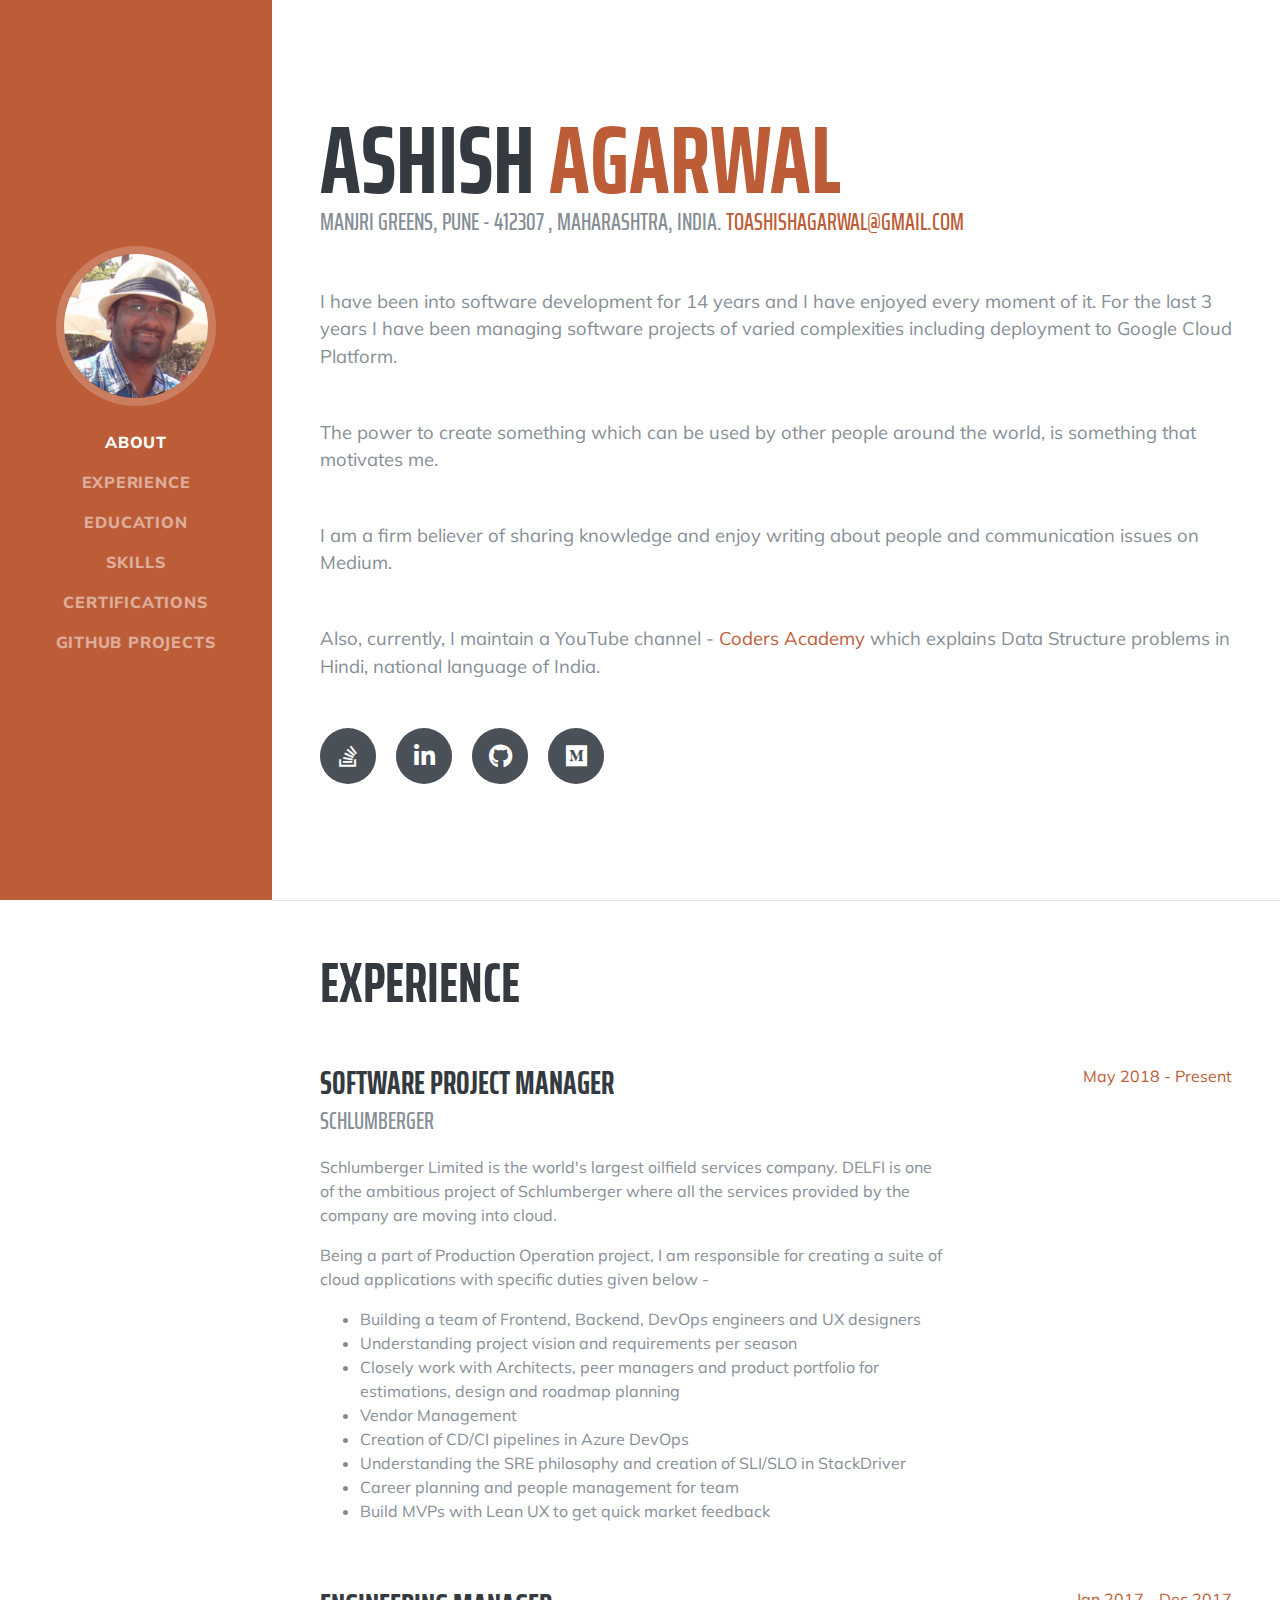
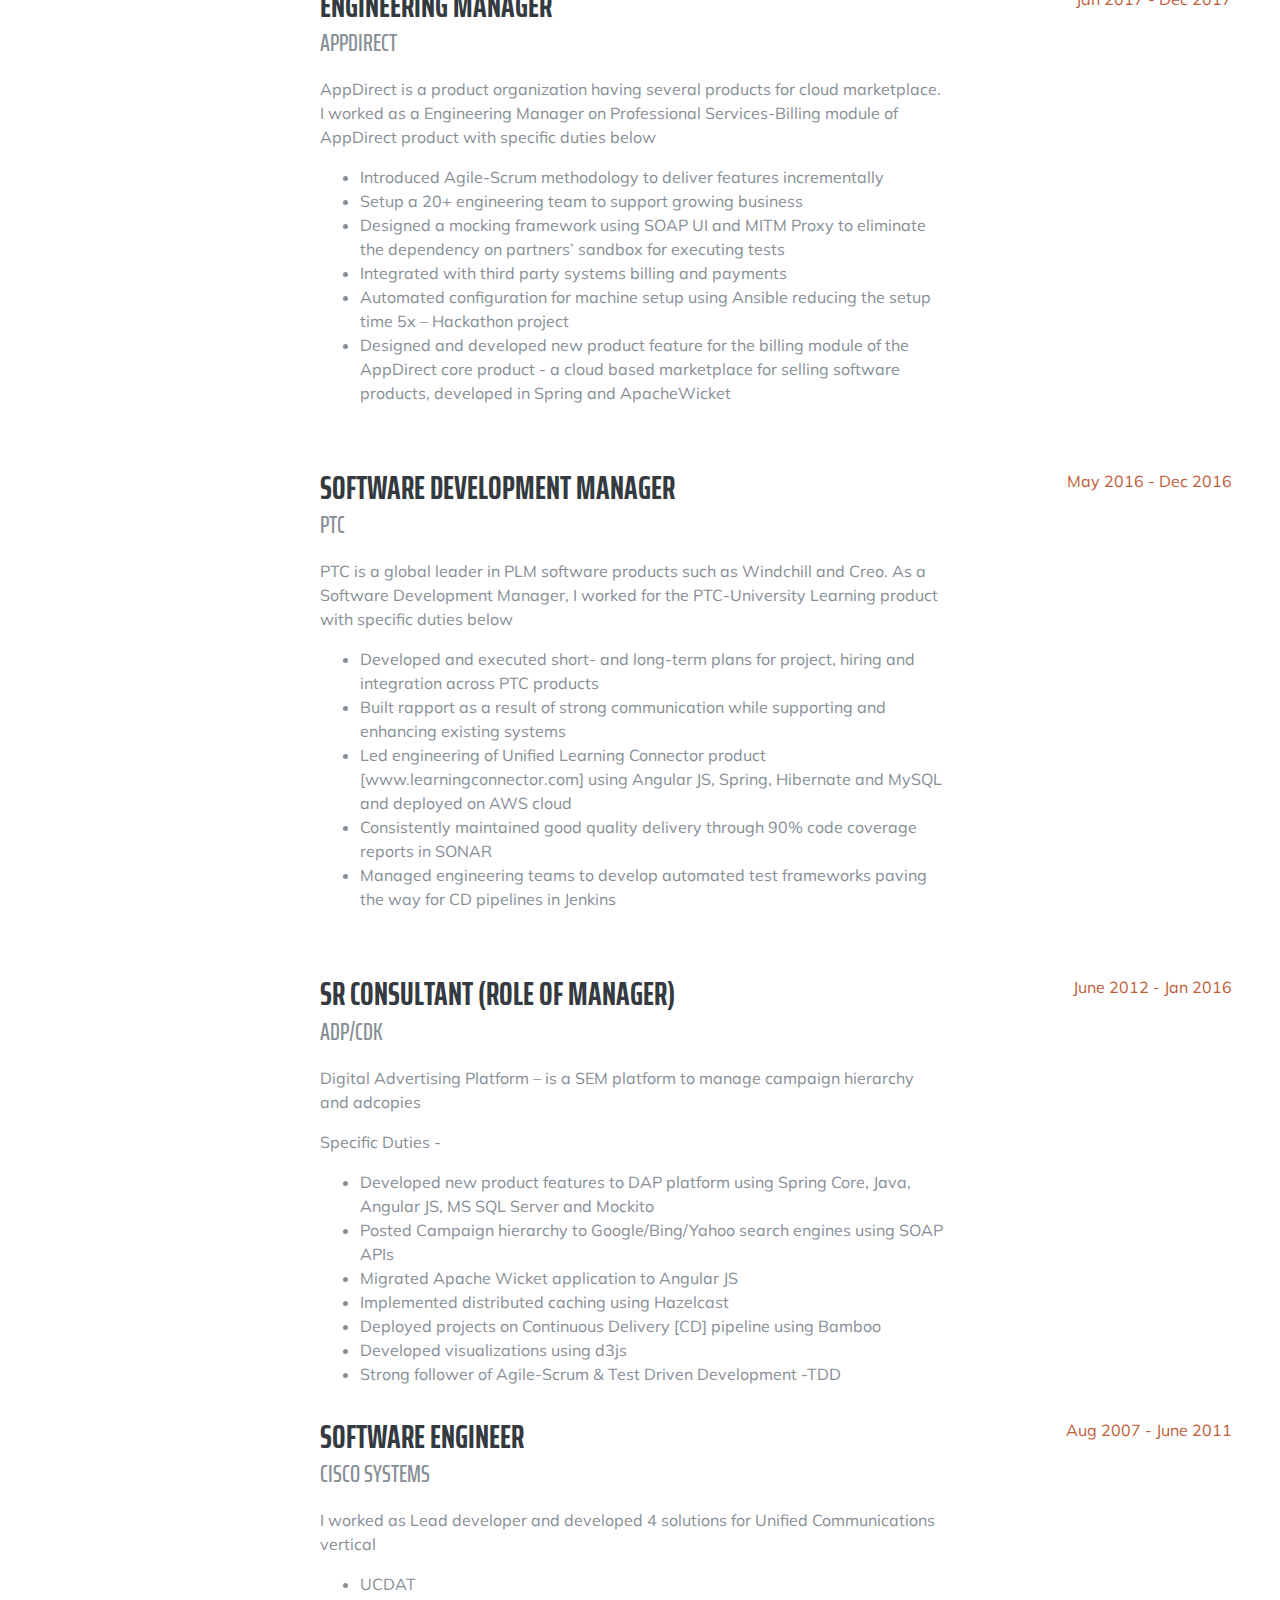
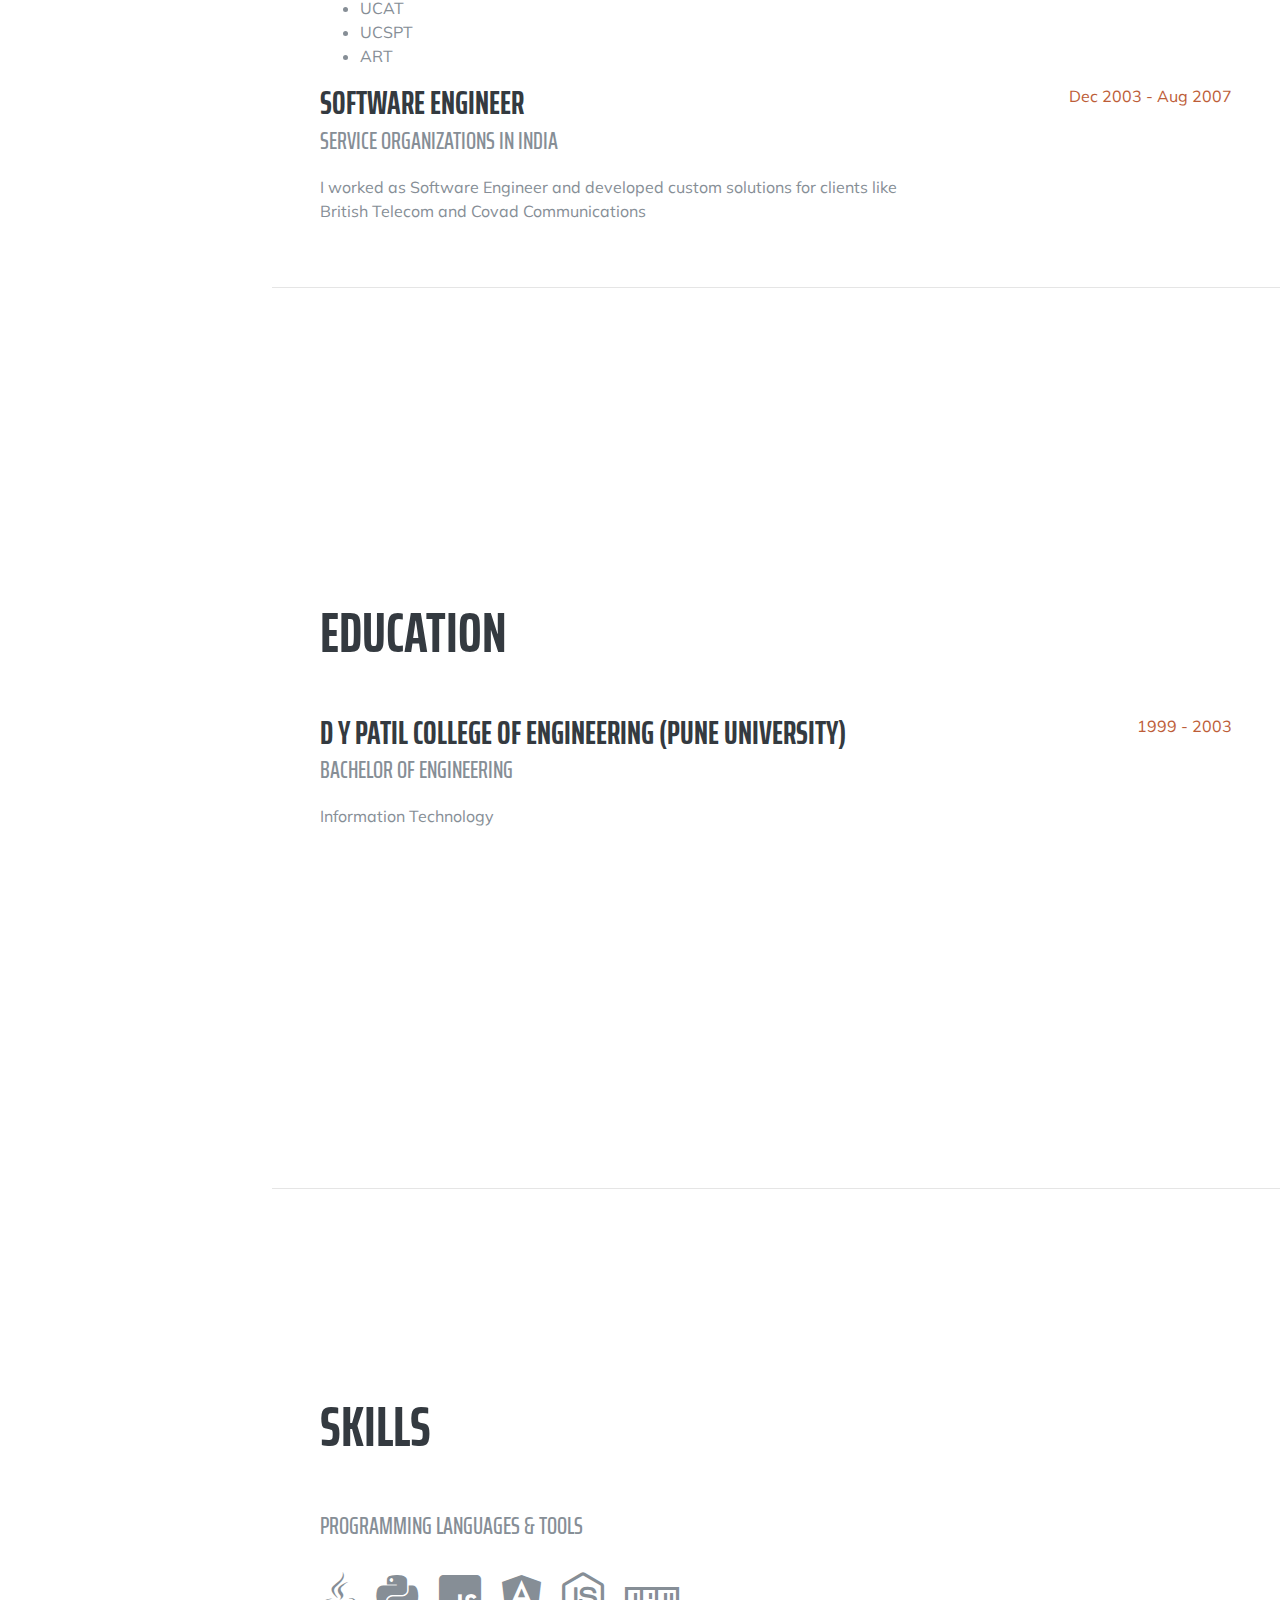
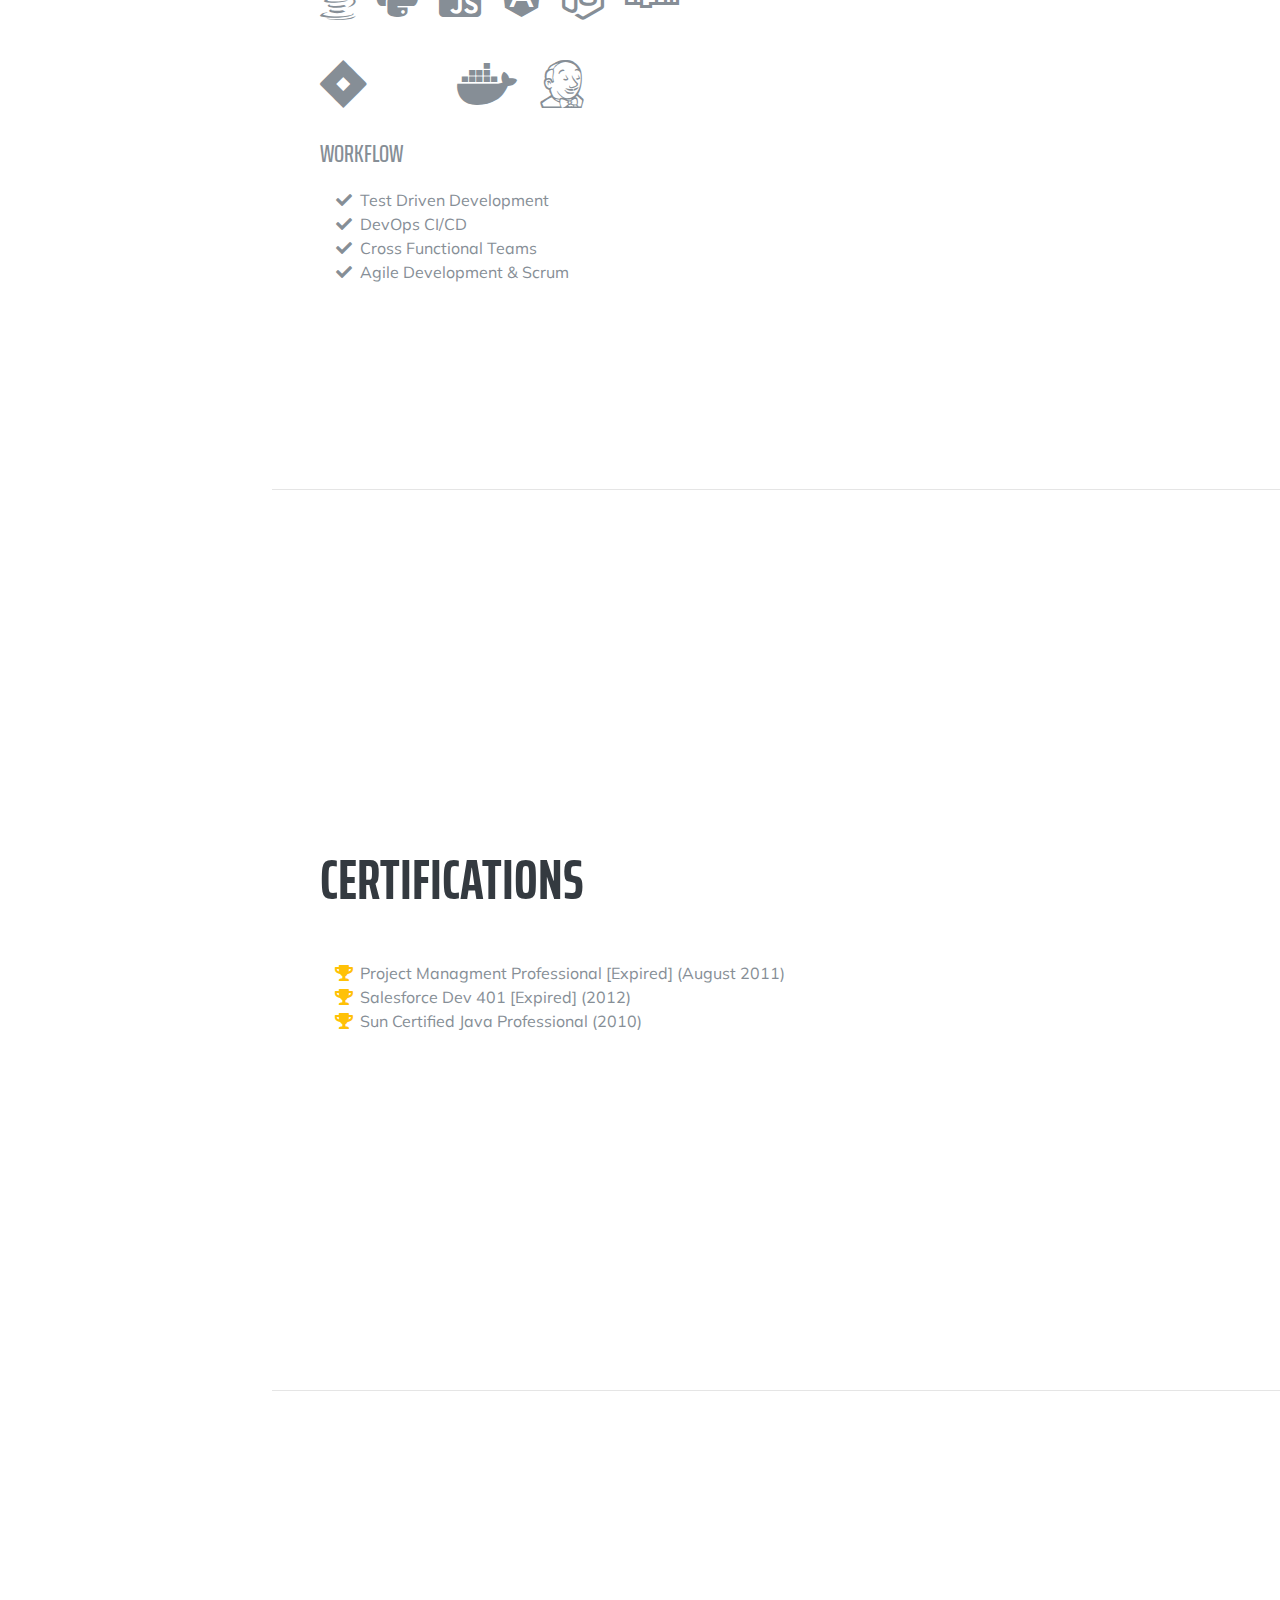
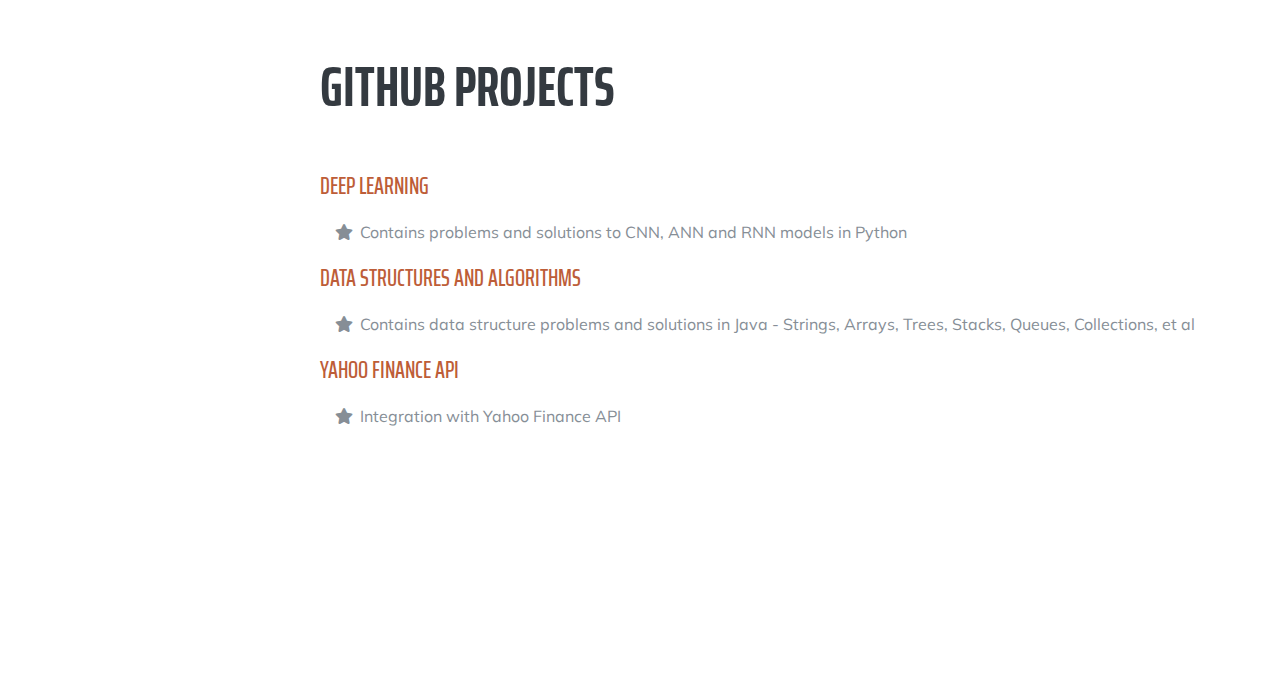
<file: index.html>
<!DOCTYPE html>
<html lang="en">

<head>

  <meta charset="utf-8">
  <meta name="viewport"
        content="width=device-width, initial-scale=1, shrink-to-fit=no">
  <meta name="description"
        content="Ashish's Intro">
  <meta name="author"
        content="Ashish K Agarwal">

  <title>Ashish K Agarwal</title>

  <!-- Bootstrap core CSS -->
  <link href="vendor/bootstrap/css/bootstrap.min.css"
        rel="stylesheet">

  <!-- Custom fonts for this template -->
  <link href="https://fonts.googleapis.com/css?family=Saira+Extra+Condensed:500,700"
        rel="stylesheet">
  <link href="https://fonts.googleapis.com/css?family=Muli:400,400i,800,800i"
        rel="stylesheet">
  <link href="vendor/fontawesome-free/css/all.min.css"
        rel="stylesheet">

  <!-- Custom styles for this template -->
  <link href="css/resume.min.css"
        rel="stylesheet">

</head>

<body id="page-top">

  <nav class="navbar navbar-expand-lg navbar-dark bg-primary fixed-top"
       id="sideNav">
    <a class="navbar-brand js-scroll-trigger"
       href="#page-top">
      <span class="d-block d-lg-none">Ashish K Agarwal</span>
      <span class="d-none d-lg-block">
        <img class="img-fluid img-profile rounded-circle mx-auto mb-2"
             src="img/3.png"
             alt="">
      </span>
    </a>
    <button class="navbar-toggler"
            type="button"
            data-toggle="collapse"
            data-target="#navbarSupportedContent"
            aria-controls="navbarSupportedContent"
            aria-expanded="false"
            aria-label="Toggle navigation">
      <span class="navbar-toggler-icon"></span>
    </button>
    <div class="collapse navbar-collapse"
         id="navbarSupportedContent">
      <ul class="navbar-nav">
        <li class="nav-item">
          <a class="nav-link js-scroll-trigger"
             href="#about">About</a>
        </li>
        <li class="nav-item">
          <a class="nav-link js-scroll-trigger"
             href="#experience">Experience</a>
        </li>
        <li class="nav-item">
          <a class="nav-link js-scroll-trigger"
             href="#education">Education</a>
        </li>
        <li class="nav-item">
          <a class="nav-link js-scroll-trigger"
             href="#skills">Skills</a>
        </li>
        <li class="nav-item">
          <a class="nav-link js-scroll-trigger"
             href="#awards">Certifications</a>
        </li>
        <li class="nav-item">
          <a class="nav-link js-scroll-trigger"
             href="#github">GitHub Projects</a>
        </li>
        <!-- <li class="nav-item">
          <a class="nav-link js-scroll-trigger"
             href="#interests">Interests</a>
        </li> -->
       
      </ul>
    </div>
  </nav>

  <div class="container-fluid p-0">

    <section class="resume-section p-3 p-lg-5 d-flex align-items-center"
             id="about">
      <div class="w-100">
        <h1 class="mb-0">Ashish
          <span class="text-primary">Agarwal</span>
        </h1>
        <div class="subheading mb-5">Manjri Greens, Pune - 412307 , Maharashtra, India.
          <a href="mailto:toashishagarwal@gmail.com">toashishagarwal@gmail.com</a>
        </div>
        <p class="lead mb-5">I have been into software development for 14 years and I have enjoyed every moment of it. 
          For the last 3 years I have been managing software projects of varied complexities including deployment to Google Cloud Platform.</p>
        <p class="lead mb-5">The power to create something which can be used by other people around the world, is something that motivates
          me. </p>
        <p class="lead mb-5">I am a firm believer of sharing knowledge and enjoy writing about people and communication issues on Medium.</p>
        <p class="lead mb-5">Also, currently, I maintain a YouTube channel - <a target="_blank" href="https://www.youtube.com/channel/UCnA-aAv5xTMYx8zOL2AL-QQ">Coders Academy</a> which explains Data Structure problems in Hindi, national language of India.
        </p>
        <div class="social-icons">
          <a href="https://stackoverflow.com/users/692275/ashish-k-agarwal"
             target="_blank">
            <i class="fab fa-stack-overflow"></i>
          </a>
          <a href="https://www.linkedin.com/in/toashishagarwal15/"
             target="_blank">
            <i class="fab fa-linkedin-in"></i>
          </a>
          <a href="https://github.com/toashishagarwal"
             target="_blank">
            <i class="fab fa-github"></i>
          </a>
          <a href="https://medium.com/@toashishagarwal" target="_blank">
            <i class="fab fa-medium"></i>
          </a>
          <!--
          <a href="#">
            <i class="fab fa-facebook-f"></i>
          </a> -->
        </div>
      </div>
    </section>

    <hr class="m-0">

    <section class="resume-section p-3 p-lg-5 d-flex justify-content-center"
             id="experience">
      <div class="w-100">
        <h2 class="mb-5">Experience</h2>

        <div class="resume-item d-flex flex-column flex-md-row justify-content-between mb-5">
          <div class="resume-content">
            <h3 class="mb-0">Software Project Manager</h3>
            <div class="subheading mb-3">Schlumberger</div>
            <p>Schlumberger Limited is the world's largest oilfield services company. DELFI is one of the ambitious
              project of Schlumberger where all the services provided by the company are moving into cloud. </p>
            <p>Being a part of Production Operation project, I am responsible for creating a suite of cloud applications with specific duties 
              given below -
              <ul>
                <li>Building a team of Frontend, Backend, DevOps engineers and UX designers</li>
                <li>Understanding project vision and requirements per season</li>
                <li>Closely work with Architects, peer managers and product portfolio for estimations, design and roadmap planning</li>
                <li>Vendor Management</li>
                <li>Creation of CD/CI pipelines in Azure DevOps</li>
                <li>Understanding the SRE philosophy and creation of SLI/SLO in StackDriver</li>
                <li>Career planning and people management for team</li>
                <li>Build MVPs with Lean UX to get quick market feedback</li>
              </ul>
            </p>
          </div>
          <div class="resume-date text-md-right">
            <span class="text-primary">May 2018 - Present</span>
          </div>
        </div>

        <div class="resume-item d-flex flex-column flex-md-row justify-content-between mb-5">
          <div class="resume-content">
            <h3 class="mb-0">Engineering Manager</h3>
            <div class="subheading mb-3">AppDirect</div>
            <p>AppDirect is a product organization having several products for cloud marketplace. I worked as a Engineering Manager on 
              Professional Services-Billing module of AppDirect product with specific duties below
            </p>
            <p>
              <ul>
              <li>Introduced Agile-Scrum methodology to deliver features incrementally</li>
              <li>Setup a 20+ engineering team to support growing business</li>
              <li>Designed a mocking framework using SOAP UI and MITM Proxy to eliminate the dependency on partners’ sandbox for executing tests</li>
              <li>Integrated with third party systems billing and payments</li>
              <li>Automated configuration for machine setup using Ansible reducing the setup time 5x – Hackathon project</li>
              <li>Designed and developed new product feature for the billing module of the AppDirect core product - a cloud based marketplace for selling software products, developed in Spring and ApacheWicket</li>
             </ul>
          </p>
          </div>
          <div class="resume-date text-md-right">
            <span class="text-primary">Jan 2017 - Dec 2017</span>
          </div>
        </div>

        <div class="resume-item d-flex flex-column flex-md-row justify-content-between mb-5">
          <div class="resume-content">
            <h3 class="mb-0">Software Development Manager</h3>
            <div class="subheading mb-3">PTC</div>
            <p>PTC is a global leader in PLM software products such as Windchill and Creo.
              As a Software Development Manager, I worked for the PTC-University Learning product with specific duties below
            </p>
            <p>
             <ul>
                <li>Developed and executed short- and long-term plans for project, hiring and integration across PTC products</li>
                <li>Built rapport as a result of strong communication while supporting and enhancing existing systems</li>
                <li>Led engineering of Unified Learning Connector product [www.learningconnector.com] using Angular JS, Spring, Hibernate and MySQL and deployed on AWS cloud</li>
                <li>Consistently maintained good quality delivery through 90% code coverage reports in SONAR</li>
                <li>Managed engineering teams to develop automated test frameworks paving the way for CD pipelines in Jenkins</li>
             </ul> 
            </p>
          </div>
          <div class="resume-date text-md-right">
            <span class="text-primary">May 2016 - Dec 2016</span>
          </div>
        </div>

        <div class="resume-item d-flex flex-column flex-md-row justify-content-between">
          <div class="resume-content">
            <h3 class="mb-0">Sr Consultant (Role of Manager)</h3>
            <div class="subheading mb-3">ADP/CDK</div>
            <p>Digital Advertising Platform – is a SEM platform to manage campaign hierarchy and adcopies</p>
            <p>Specific Duties -
              <ul>
                <li>Developed new product features to DAP platform using Spring Core, Java, Angular JS, MS SQL Server and Mockito</li>
                <li>Posted Campaign hierarchy to Google/Bing/Yahoo search engines using SOAP APIs</li>
                <li>Migrated Apache Wicket application to Angular JS</li>
                <li>Implemented distributed caching using Hazelcast</li>
                <li>Deployed projects on Continuous Delivery [CD] pipeline using Bamboo</li>
                <li>Developed visualizations using d3js</li>
                <li>Strong follower of Agile-Scrum & Test Driven Development -TDD</li>
              </ul> 
              </p>

          </div>
          <div class="resume-date text-md-right">
            <span class="text-primary">June 2012 - Jan 2016</span>
          </div>
        </div>
        <p></p>

        <div class="resume-item d-flex flex-column flex-md-row justify-content-between">
          <div class="resume-content">
            <h3 class="mb-0">Software Engineer</h3>
            <div class="subheading mb-3">Cisco Systems</div>
            <p>I worked as Lead developer and developed 4 solutions for Unified Communications vertical </p>
            <p>
              <ul>
                <li>UCDAT</li>
                <li>UCAT</li>
                <li>UCSPT</li>
                <li>ART</li>
              </ul>
            </p>
          </div>
          <div class="resume-date text-md-right">
            <span class="text-primary">Aug 2007 - June 2011</span>
          </div>
        </div>

        <div class="resume-item d-flex flex-column flex-md-row justify-content-between">
            <div class="resume-content">
              <h3 class="mb-0">Software Engineer</h3>
              <div class="subheading mb-3">Service organizations in India</div>
              <p>I worked as Software Engineer and developed custom solutions for clients like British Telecom and Covad Communications </p>
            </div>
            <div class="resume-date text-md-right">
              <span class="text-primary">Dec 2003 - Aug 2007</span>
            </div>
          </div>

      </div>

    </section>

    <hr class="m-0">

    <section class="resume-section p-3 p-lg-5 d-flex align-items-center"
             id="education">
      <div class="w-100">
        <h2 class="mb-5">Education</h2>

        <div class="resume-item d-flex flex-column flex-md-row justify-content-between mb-5">
          <div class="resume-content">
            <h3 class="mb-0">D Y Patil College of Engineering (Pune University)</h3>
            <div class="subheading mb-3">Bachelor of Engineering</div>
            <div>Information Technology</div>
            <!-- <p>1999 - 2003</p> -->
          </div>
          <div class="resume-date text-md-right">
            <span class="text-primary">1999 - 2003</span>
          </div>
        </div>

        <!-- <div class="resume-item d-flex flex-column flex-md-row justify-content-between">
          <div class="resume-content">
            <h3 class="mb-0">Machine Learning Foundation</h3>
            <div class="subheading mb-3">Udacity Nano Degree Certification</div>
          </div>
          <div class="resume-date text-md-right">
            <span class="text-primary">November 2018</span>
          </div>
        </div> -->

      </div>
    </section>

    <hr class="m-0">

    <section class="resume-section p-3 p-lg-5 d-flex align-items-center"
             id="skills">
      <div class="w-100">
        <h2 class="mb-5">Skills</h2>

        <div class="subheading mb-3">Programming Languages &amp; Tools</div>
        <ul class="list-inline dev-icons">
          <li class="list-inline-item">
            <i class="fab fa-java"></i>
          </li>
          <li class="list-inline-item">
            <i class="fab fa-python"></i>
          </li>
          <li class="list-inline-item">
            <i class="fab fa-js-square"></i>
          </li>
          <li class="list-inline-item">
            <i class="fab fa-angular"></i>
          </li>
          <!-- <li class="list-inline-item">
            <i class="fab fa-react"></i>
          </li> -->
          <li class="list-inline-item">
            <i class="fab fa-node-js"></i>
          </li>
          <li class="list-inline-item">
            <i class="fab fa-npm"></i>
          </li>
          <p></p><p></p>
          <li class="list-inline-item">
            <i class="fab fa-jira"></i>
          </li>
          <li class="list-inline-item">
            <i class="fab fa-database"></i>
          </li>
          <li class="list-inline-item">
            <i class="fab fa-docker"></i>
          </li>
          <li class="list-inline-item">
            <i class="fab fa-jenkins"></i>
          </li>
          <li class="list-inline-item">
            <i class="fab fa-cloud"></i>
          </li>
          
        </ul>

        <div class="subheading mb-3">Workflow</div>
        <ul class="fa-ul mb-0">
          <li>
            <i class="fa-li fa fa-check"></i>
            Test Driven Development</li>
          <li>
            <i class="fa-li fa fa-check"></i>
            DevOps CI/CD </li>
          <li>
            <i class="fa-li fa fa-check"></i>
            Cross Functional Teams</li>
          <li>
            <i class="fa-li fa fa-check"></i>
            Agile Development &amp; Scrum</li>
        </ul>
      </div>
    </section>

    <!-- <hr class="m-0">

    <section class="resume-section p-3 p-lg-5 d-flex align-items-center"
             id="interests">
      <div class="w-100">
        <h2 class="mb-5">Interests</h2>
        <p>Apart from being a web developer, I enjoy most of my time being outdoors. In the winter, I am an avid skier
          and novice ice climber. During the warmer months here in Colorado, I enjoy mountain biking, free climbing, and
          kayaking.</p>
        <p class="mb-0">When forced indoors, I follow a number of sci-fi and fantasy genre movies and television shows,
          I am an aspiring chef, and I spend a large amount of my free time exploring the latest technology advancements
          in the front-end web development world.</p>
      </div>
    </section> -->

    <hr class="m-0">

    <section class="resume-section p-3 p-lg-5 d-flex align-items-center"
             id="awards">
      <div class="w-100">
        <h2 class="mb-5">Certifications</h2>
        <ul class="fa-ul mb-0">
          <li>
            <i class="fa-li fa fa-trophy text-warning"></i>Project Managment Professional [Expired] (August 2011)
          </li>
          <li>
            <i class="fa-li fa fa-trophy text-warning"></i>Salesforce Dev 401 [Expired] (2012)
          </li>
          <li>
            <i class="fa-li fa fa-trophy text-warning"></i>Sun Certified Java Professional (2010)
          </li>
        </ul>
      </div>
    </section>

    <hr class="m-0">

    <section class="resume-section p-3 p-lg-5 d-flex align-items-center"
             id="github">
      <div class="w-100">
        <h2 class="mb-5">GitHub Projects</h2>
        <div class="subheading mb-3">
          <a href="https://github.com/toashishagarwal/DeepLearning" target="_blank">Deep Learning</a>
        </div>
        <ul class="fa-ul mb-0">
          <li>
            <i class="fa-li fa fa-star"></i>
            Contains problems and solutions to CNN, ANN and RNN models in Python
          </li>
        </ul>
        <p></p><p></p>
        <div class="subheading mb-3">
          <a href="https://github.com/toashishagarwal/DataStructuresAndAlgos" target="_blank">Data Structures And Algorithms</a>
        </div>
        <ul class="fa-ul mb-0">
          <li>
            <i class="fa-li fa fa-star"></i>
            Contains data structure problems and solutions in Java - Strings, Arrays, Trees, Stacks, Queues, Collections, et al
          </li>
        </ul>
        <p></p><p></p>
        <div class="subheading mb-3">
          <a href="https://github.com/toashishagarwal/YahooFinanceAPI" target="_blank">Yahoo Finance API</a>
        </div>
        <ul class="fa-ul mb-0">
          <li>
            <i class="fa-li fa fa-star"></i>
            Integration with Yahoo Finance API
          </li>
          
        </ul>
      </div>  
      
    </section>

  </div>

  <!-- Bootstrap core JavaScript -->
  <script src="vendor/jquery/jquery.min.js"></script>
  <script src="vendor/bootstrap/js/bootstrap.bundle.min.js"></script>

  <!-- Plugin JavaScript -->
  <script src="vendor/jquery-easing/jquery.easing.min.js"></script>

  <!-- Custom scripts for this template -->
  <script src="js/resume.min.js"></script>

</body>

</html>
</file>
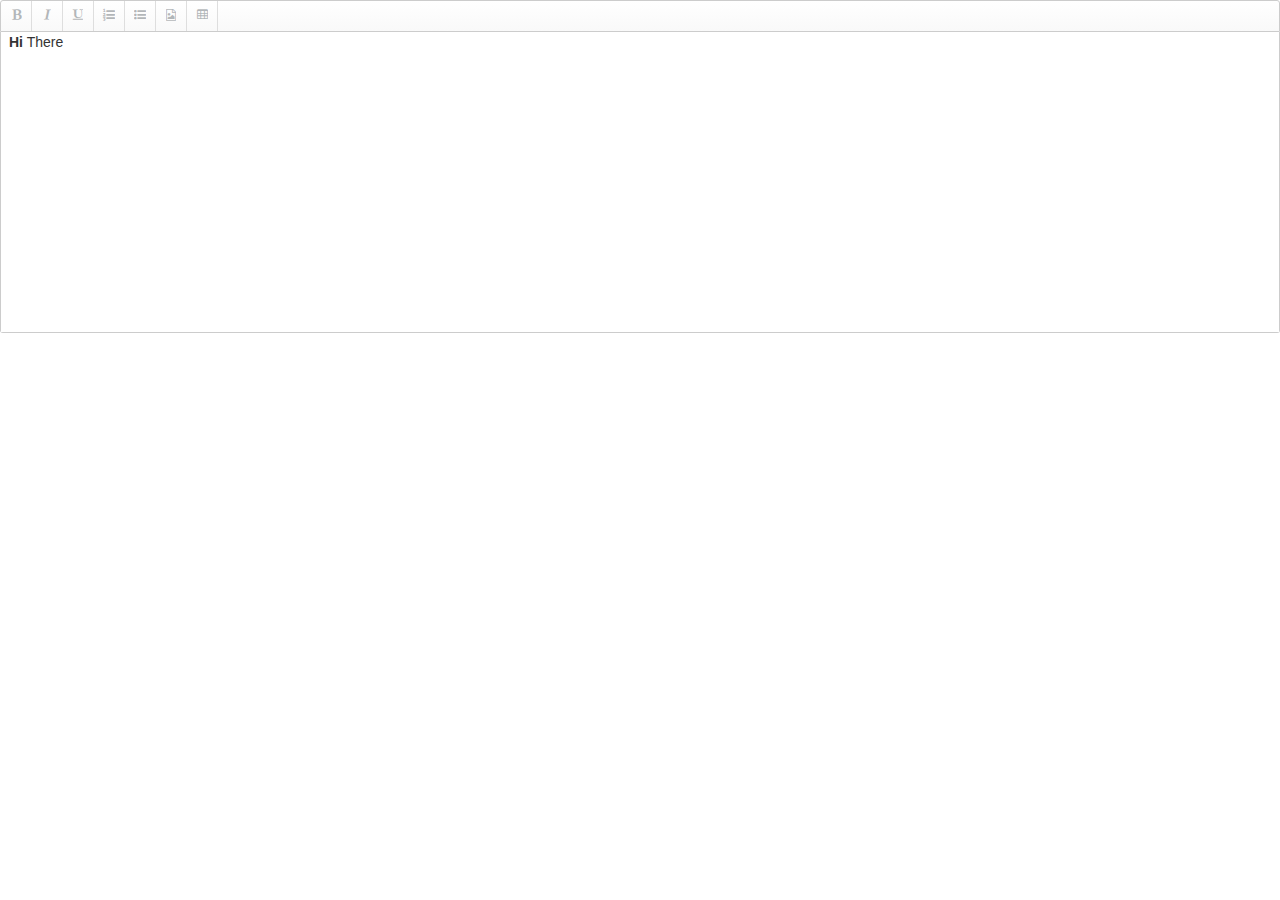
<file: basic_editor/index.html>
<!DOCTYPE html>
<html ng-app="myApp">
<head>	
<link href="./css/leaf.css" rel="stylesheet">
<link rel="stylesheet" href="./css/bootstrap.min.css">
<script src="./angular.js"></script>
<script src="./ui-bootstrap-tpls.js"></script>

<script src="./js/leaf.js"></script>
<script src="./js/component/leaf.component.js"></script>
<script src="./js/directive/file.watcher.dir.js"></script>
<script src="./js/controller/fileupload.ctrl.js"></script>
<script src="./js/controller/table-generator.ctrl.js"></script>
<script src="./js/service/leaf.util.svc.js"></script>

<script src="./app.js"></script>
</head>

<body ng-controller="MainCtrl as mc">
	<leaf-editor ng-model="mc.userTxt"></leaf-editor>
	
</body>
</html>
</file>
<file: vendor/fontawesome-free/css/all.min.css>
.fa,.fab,.fal,.far,.fas{-moz-osx-font-smoothing:grayscale;-webkit-font-smoothing:antialiased;display:inline-block;font-style:normal;font-variant:normal;text-rendering:auto;line-height:1}.fa-lg{font-size:1.33333em;line-height:.75em;vertical-align:-.0667em}.fa-xs{font-size:.75em}.fa-sm{font-size:.875em}.fa-1x{font-size:1em}.fa-2x{font-size:2em}.fa-3x{font-size:3em}.fa-4x{font-size:4em}.fa-5x{font-size:5em}.fa-6x{font-size:6em}.fa-7x{font-size:7em}.fa-8x{font-size:8em}.fa-9x{font-size:9em}.fa-10x{font-size:10em}.fa-fw{text-align:center;width:1.25em}.fa-ul{list-style-type:none;margin-left:2.5em;padding-left:0}.fa-ul>li{position:relative}.fa-li{left:-2em;position:absolute;text-align:center;width:2em;line-height:inherit}.fa-border{border:.08em solid #eee;border-radius:.1em;padding:.2em .25em .15em}.fa-pull-left{float:left}.fa-pull-right{float:right}.fa.fa-pull-left,.fab.fa-pull-left,.fal.fa-pull-left,.far.fa-pull-left,.fas.fa-pull-left{margin-right:.3em}.fa.fa-pull-right,.fab.fa-pull-right,.fal.fa-pull-right,.far.fa-pull-right,.fas.fa-pull-right{margin-left:.3em}.fa-spin{animation:fa-spin 2s infinite linear}.fa-pulse{animation:fa-spin 1s infinite steps(8)}@keyframes fa-spin{0%{transform:rotate(0deg)}to{transform:rotate(1turn)}}.fa-rotate-90{-ms-filter:"progid:DXImageTransform.Microsoft.BasicImage(rotation=1)";transform:rotate(90deg)}.fa-rotate-180{-ms-filter:"progid:DXImageTransform.Microsoft.BasicImage(rotation=2)";transform:rotate(180deg)}.fa-rotate-270{-ms-filter:"progid:DXImageTransform.Microsoft.BasicImage(rotation=3)";transform:rotate(270deg)}.fa-flip-horizontal{-ms-filter:"progid:DXImageTransform.Microsoft.BasicImage(rotation=0, mirror=1)";transform:scaleX(-1)}.fa-flip-vertical{transform:scaleY(-1)}.fa-flip-both,.fa-flip-horizontal.fa-flip-vertical,.fa-flip-vertical{-ms-filter:"progid:DXImageTransform.Microsoft.BasicImage(rotation=2, mirror=1)"}.fa-flip-both,.fa-flip-horizontal.fa-flip-vertical{transform:scale(-1)}:root .fa-flip-both,:root .fa-flip-horizontal,:root .fa-flip-vertical,:root .fa-rotate-90,:root .fa-rotate-180,:root .fa-rotate-270{filter:none}.fa-stack{display:inline-block;height:2em;line-height:2em;position:relative;vertical-align:middle;width:2.5em}.fa-stack-1x,.fa-stack-2x{left:0;position:absolute;text-align:center;width:100%}.fa-stack-1x{line-height:inherit}.fa-stack-2x{font-size:2em}.fa-inverse{color:#fff}.fa-500px:before{content:"\f26e"}.fa-accessible-icon:before{content:"\f368"}.fa-accusoft:before{content:"\f369"}.fa-acquisitions-incorporated:before{content:"\f6af"}.fa-ad:before{content:"\f641"}.fa-address-book:before{content:"\f2b9"}.fa-address-card:before{content:"\f2bb"}.fa-adjust:before{content:"\f042"}.fa-adn:before{content:"\f170"}.fa-adobe:before{content:"\f778"}.fa-adversal:before{content:"\f36a"}.fa-affiliatetheme:before{content:"\f36b"}.fa-air-freshener:before{content:"\f5d0"}.fa-algolia:before{content:"\f36c"}.fa-align-center:before{content:"\f037"}.fa-align-justify:before{content:"\f039"}.fa-align-left:before{content:"\f036"}.fa-align-right:before{content:"\f038"}.fa-alipay:before{content:"\f642"}.fa-allergies:before{content:"\f461"}.fa-amazon:before{content:"\f270"}.fa-amazon-pay:before{content:"\f42c"}.fa-ambulance:before{content:"\f0f9"}.fa-american-sign-language-interpreting:before{content:"\f2a3"}.fa-amilia:before{content:"\f36d"}.fa-anchor:before{content:"\f13d"}.fa-android:before{content:"\f17b"}.fa-angellist:before{content:"\f209"}.fa-angle-double-down:before{content:"\f103"}.fa-angle-double-left:before{content:"\f100"}.fa-angle-double-right:before{content:"\f101"}.fa-angle-double-up:before{content:"\f102"}.fa-angle-down:before{content:"\f107"}.fa-angle-left:before{content:"\f104"}.fa-angle-right:before{content:"\f105"}.fa-angle-up:before{content:"\f106"}.fa-angry:before{content:"\f556"}.fa-angrycreative:before{content:"\f36e"}.fa-angular:before{content:"\f420"}.fa-ankh:before{content:"\f644"}.fa-app-store:before{content:"\f36f"}.fa-app-store-ios:before{content:"\f370"}.fa-apper:before{content:"\f371"}.fa-apple:before{content:"\f179"}.fa-apple-alt:before{content:"\f5d1"}.fa-apple-pay:before{content:"\f415"}.fa-archive:before{content:"\f187"}.fa-archway:before{content:"\f557"}.fa-arrow-alt-circle-down:before{content:"\f358"}.fa-arrow-alt-circle-left:before{content:"\f359"}.fa-arrow-alt-circle-right:before{content:"\f35a"}.fa-arrow-alt-circle-up:before{content:"\f35b"}.fa-arrow-circle-down:before{content:"\f0ab"}.fa-arrow-circle-left:before{content:"\f0a8"}.fa-arrow-circle-right:before{content:"\f0a9"}.fa-arrow-circle-up:before{content:"\f0aa"}.fa-arrow-down:before{content:"\f063"}.fa-arrow-left:before{content:"\f060"}.fa-arrow-right:before{content:"\f061"}.fa-arrow-up:before{content:"\f062"}.fa-arrows-alt:before{content:"\f0b2"}.fa-arrows-alt-h:before{content:"\f337"}.fa-arrows-alt-v:before{content:"\f338"}.fa-artstation:before{content:"\f77a"}.fa-assistive-listening-systems:before{content:"\f2a2"}.fa-asterisk:before{content:"\f069"}.fa-asymmetrik:before{content:"\f372"}.fa-at:before{content:"\f1fa"}.fa-atlas:before{content:"\f558"}.fa-atlassian:before{content:"\f77b"}.fa-atom:before{content:"\f5d2"}.fa-audible:before{content:"\f373"}.fa-audio-description:before{content:"\f29e"}.fa-autoprefixer:before{content:"\f41c"}.fa-avianex:before{content:"\f374"}.fa-aviato:before{content:"\f421"}.fa-award:before{content:"\f559"}.fa-aws:before{content:"\f375"}.fa-baby:before{content:"\f77c"}.fa-baby-carriage:before{content:"\f77d"}.fa-backspace:before{content:"\f55a"}.fa-backward:before{content:"\f04a"}.fa-bacon:before{content:"\f7e5"}.fa-balance-scale:before{content:"\f24e"}.fa-ban:before{content:"\f05e"}.fa-band-aid:before{content:"\f462"}.fa-bandcamp:before{content:"\f2d5"}.fa-barcode:before{content:"\f02a"}.fa-bars:before{content:"\f0c9"}.fa-baseball-ball:before{content:"\f433"}.fa-basketball-ball:before{content:"\f434"}.fa-bath:before{content:"\f2cd"}.fa-battery-empty:before{content:"\f244"}.fa-battery-full:before{content:"\f240"}.fa-battery-half:before{content:"\f242"}.fa-battery-quarter:before{content:"\f243"}.fa-battery-three-quarters:before{content:"\f241"}.fa-bed:before{content:"\f236"}.fa-beer:before{content:"\f0fc"}.fa-behance:before{content:"\f1b4"}.fa-behance-square:before{content:"\f1b5"}.fa-bell:before{content:"\f0f3"}.fa-bell-slash:before{content:"\f1f6"}.fa-bezier-curve:before{content:"\f55b"}.fa-bible:before{content:"\f647"}.fa-bicycle:before{content:"\f206"}.fa-bimobject:before{content:"\f378"}.fa-binoculars:before{content:"\f1e5"}.fa-biohazard:before{content:"\f780"}.fa-birthday-cake:before{content:"\f1fd"}.fa-bitbucket:before{content:"\f171"}.fa-bitcoin:before{content:"\f379"}.fa-bity:before{content:"\f37a"}.fa-black-tie:before{content:"\f27e"}.fa-blackberry:before{content:"\f37b"}.fa-blender:before{content:"\f517"}.fa-blender-phone:before{content:"\f6b6"}.fa-blind:before{content:"\f29d"}.fa-blog:before{content:"\f781"}.fa-blogger:before{content:"\f37c"}.fa-blogger-b:before{content:"\f37d"}.fa-bluetooth:before{content:"\f293"}.fa-bluetooth-b:before{content:"\f294"}.fa-bold:before{content:"\f032"}.fa-bolt:before{content:"\f0e7"}.fa-bomb:before{content:"\f1e2"}.fa-bone:before{content:"\f5d7"}.fa-bong:before{content:"\f55c"}.fa-book:before{content:"\f02d"}.fa-book-dead:before{content:"\f6b7"}.fa-book-medical:before{content:"\f7e6"}.fa-book-open:before{content:"\f518"}.fa-book-reader:before{content:"\f5da"}.fa-bookmark:before{content:"\f02e"}.fa-bowling-ball:before{content:"\f436"}.fa-box:before{content:"\f466"}.fa-box-open:before{content:"\f49e"}.fa-boxes:before{content:"\f468"}.fa-braille:before{content:"\f2a1"}.fa-brain:before{content:"\f5dc"}.fa-bread-slice:before{content:"\f7ec"}.fa-briefcase:before{content:"\f0b1"}.fa-briefcase-medical:before{content:"\f469"}.fa-broadcast-tower:before{content:"\f519"}.fa-broom:before{content:"\f51a"}.fa-brush:before{content:"\f55d"}.fa-btc:before{content:"\f15a"}.fa-bug:before{content:"\f188"}.fa-building:before{content:"\f1ad"}.fa-bullhorn:before{content:"\f0a1"}.fa-bullseye:before{content:"\f140"}.fa-burn:before{content:"\f46a"}.fa-buromobelexperte:before{content:"\f37f"}.fa-bus:before{content:"\f207"}.fa-bus-alt:before{content:"\f55e"}.fa-business-time:before{content:"\f64a"}.fa-buysellads:before{content:"\f20d"}.fa-calculator:before{content:"\f1ec"}.fa-calendar:before{content:"\f133"}.fa-calendar-alt:before{content:"\f073"}.fa-calendar-check:before{content:"\f274"}.fa-calendar-day:before{content:"\f783"}.fa-calendar-minus:before{content:"\f272"}.fa-calendar-plus:before{content:"\f271"}.fa-calendar-times:before{content:"\f273"}.fa-calendar-week:before{content:"\f784"}.fa-camera:before{content:"\f030"}.fa-camera-retro:before{content:"\f083"}.fa-campground:before{content:"\f6bb"}.fa-canadian-maple-leaf:before{content:"\f785"}.fa-candy-cane:before{content:"\f786"}.fa-cannabis:before{content:"\f55f"}.fa-capsules:before{content:"\f46b"}.fa-car:before{content:"\f1b9"}.fa-car-alt:before{content:"\f5de"}.fa-car-battery:before{content:"\f5df"}.fa-car-crash:before{content:"\f5e1"}.fa-car-side:before{content:"\f5e4"}.fa-caret-down:before{content:"\f0d7"}.fa-caret-left:before{content:"\f0d9"}.fa-caret-right:before{content:"\f0da"}.fa-caret-square-down:before{content:"\f150"}.fa-caret-square-left:before{content:"\f191"}.fa-caret-square-right:before{content:"\f152"}.fa-caret-square-up:before{content:"\f151"}.fa-caret-up:before{content:"\f0d8"}.fa-carrot:before{content:"\f787"}.fa-cart-arrow-down:before{content:"\f218"}.fa-cart-plus:before{content:"\f217"}.fa-cash-register:before{content:"\f788"}.fa-cat:before{content:"\f6be"}.fa-cc-amazon-pay:before{content:"\f42d"}.fa-cc-amex:before{content:"\f1f3"}.fa-cc-apple-pay:before{content:"\f416"}.fa-cc-diners-club:before{content:"\f24c"}.fa-cc-discover:before{content:"\f1f2"}.fa-cc-jcb:before{content:"\f24b"}.fa-cc-mastercard:before{content:"\f1f1"}.fa-cc-paypal:before{content:"\f1f4"}.fa-cc-stripe:before{content:"\f1f5"}.fa-cc-visa:before{content:"\f1f0"}.fa-centercode:before{content:"\f380"}.fa-centos:before{content:"\f789"}.fa-certificate:before{content:"\f0a3"}.fa-chair:before{content:"\f6c0"}.fa-chalkboard:before{content:"\f51b"}.fa-chalkboard-teacher:before{content:"\f51c"}.fa-charging-station:before{content:"\f5e7"}.fa-chart-area:before{content:"\f1fe"}.fa-chart-bar:before{content:"\f080"}.fa-chart-line:before{content:"\f201"}.fa-chart-pie:before{content:"\f200"}.fa-check:before{content:"\f00c"}.fa-check-circle:before{content:"\f058"}.fa-check-double:before{content:"\f560"}.fa-check-square:before{content:"\f14a"}.fa-cheese:before{content:"\f7ef"}.fa-chess:before{content:"\f439"}.fa-chess-bishop:before{content:"\f43a"}.fa-chess-board:before{content:"\f43c"}.fa-chess-king:before{content:"\f43f"}.fa-chess-knight:before{content:"\f441"}.fa-chess-pawn:before{content:"\f443"}.fa-chess-queen:before{content:"\f445"}.fa-chess-rook:before{content:"\f447"}.fa-chevron-circle-down:before{content:"\f13a"}.fa-chevron-circle-left:before{content:"\f137"}.fa-chevron-circle-right:before{content:"\f138"}.fa-chevron-circle-up:before{content:"\f139"}.fa-chevron-down:before{content:"\f078"}.fa-chevron-left:before{content:"\f053"}.fa-chevron-right:before{content:"\f054"}.fa-chevron-up:before{content:"\f077"}.fa-child:before{content:"\f1ae"}.fa-chrome:before{content:"\f268"}.fa-church:before{content:"\f51d"}.fa-circle:before{content:"\f111"}.fa-circle-notch:before{content:"\f1ce"}.fa-city:before{content:"\f64f"}.fa-clinic-medical:before{content:"\f7f2"}.fa-clipboard:before{content:"\f328"}.fa-clipboard-check:before{content:"\f46c"}.fa-clipboard-list:before{content:"\f46d"}.fa-clock:before{content:"\f017"}.fa-clone:before{content:"\f24d"}.fa-closed-captioning:before{content:"\f20a"}.fa-cloud:before{content:"\f0c2"}.fa-cloud-download-alt:before{content:"\f381"}.fa-cloud-meatball:before{content:"\f73b"}.fa-cloud-moon:before{content:"\f6c3"}.fa-cloud-moon-rain:before{content:"\f73c"}.fa-cloud-rain:before{content:"\f73d"}.fa-cloud-showers-heavy:before{content:"\f740"}.fa-cloud-sun:before{content:"\f6c4"}.fa-cloud-sun-rain:before{content:"\f743"}.fa-cloud-upload-alt:before{content:"\f382"}.fa-cloudscale:before{content:"\f383"}.fa-cloudsmith:before{content:"\f384"}.fa-cloudversify:before{content:"\f385"}.fa-cocktail:before{content:"\f561"}.fa-code:before{content:"\f121"}.fa-code-branch:before{content:"\f126"}.fa-codepen:before{content:"\f1cb"}.fa-codiepie:before{content:"\f284"}.fa-coffee:before{content:"\f0f4"}.fa-cog:before{content:"\f013"}.fa-cogs:before{content:"\f085"}.fa-coins:before{content:"\f51e"}.fa-columns:before{content:"\f0db"}.fa-comment:before{content:"\f075"}.fa-comment-alt:before{content:"\f27a"}.fa-comment-dollar:before{content:"\f651"}.fa-comment-dots:before{content:"\f4ad"}.fa-comment-medical:before{content:"\f7f5"}.fa-comment-slash:before{content:"\f4b3"}.fa-comments:before{content:"\f086"}.fa-comments-dollar:before{content:"\f653"}.fa-compact-disc:before{content:"\f51f"}.fa-compass:before{content:"\f14e"}.fa-compress:before{content:"\f066"}.fa-compress-arrows-alt:before{content:"\f78c"}.fa-concierge-bell:before{content:"\f562"}.fa-confluence:before{content:"\f78d"}.fa-connectdevelop:before{content:"\f20e"}.fa-contao:before{content:"\f26d"}.fa-cookie:before{content:"\f563"}.fa-cookie-bite:before{content:"\f564"}.fa-copy:before{content:"\f0c5"}.fa-copyright:before{content:"\f1f9"}.fa-couch:before{content:"\f4b8"}.fa-cpanel:before{content:"\f388"}.fa-creative-commons:before{content:"\f25e"}.fa-creative-commons-by:before{content:"\f4e7"}.fa-creative-commons-nc:before{content:"\f4e8"}.fa-creative-commons-nc-eu:before{content:"\f4e9"}.fa-creative-commons-nc-jp:before{content:"\f4ea"}.fa-creative-commons-nd:before{content:"\f4eb"}.fa-creative-commons-pd:before{content:"\f4ec"}.fa-creative-commons-pd-alt:before{content:"\f4ed"}.fa-creative-commons-remix:before{content:"\f4ee"}.fa-creative-commons-sa:before{content:"\f4ef"}.fa-creative-commons-sampling:before{content:"\f4f0"}.fa-creative-commons-sampling-plus:before{content:"\f4f1"}.fa-creative-commons-share:before{content:"\f4f2"}.fa-creative-commons-zero:before{content:"\f4f3"}.fa-credit-card:before{content:"\f09d"}.fa-critical-role:before{content:"\f6c9"}.fa-crop:before{content:"\f125"}.fa-crop-alt:before{content:"\f565"}.fa-cross:before{content:"\f654"}.fa-crosshairs:before{content:"\f05b"}.fa-crow:before{content:"\f520"}.fa-crown:before{content:"\f521"}.fa-crutch:before{content:"\f7f7"}.fa-css3:before{content:"\f13c"}.fa-css3-alt:before{content:"\f38b"}.fa-cube:before{content:"\f1b2"}.fa-cubes:before{content:"\f1b3"}.fa-cut:before{content:"\f0c4"}.fa-cuttlefish:before{content:"\f38c"}.fa-d-and-d:before{content:"\f38d"}.fa-d-and-d-beyond:before{content:"\f6ca"}.fa-dashcube:before{content:"\f210"}.fa-database:before{content:"\f1c0"}.fa-deaf:before{content:"\f2a4"}.fa-delicious:before{content:"\f1a5"}.fa-democrat:before{content:"\f747"}.fa-deploydog:before{content:"\f38e"}.fa-deskpro:before{content:"\f38f"}.fa-desktop:before{content:"\f108"}.fa-dev:before{content:"\f6cc"}.fa-deviantart:before{content:"\f1bd"}.fa-dharmachakra:before{content:"\f655"}.fa-dhl:before{content:"\f790"}.fa-diagnoses:before{content:"\f470"}.fa-diaspora:before{content:"\f791"}.fa-dice:before{content:"\f522"}.fa-dice-d20:before{content:"\f6cf"}.fa-dice-d6:before{content:"\f6d1"}.fa-dice-five:before{content:"\f523"}.fa-dice-four:before{content:"\f524"}.fa-dice-one:before{content:"\f525"}.fa-dice-six:before{content:"\f526"}.fa-dice-three:before{content:"\f527"}.fa-dice-two:before{content:"\f528"}.fa-digg:before{content:"\f1a6"}.fa-digital-ocean:before{content:"\f391"}.fa-digital-tachograph:before{content:"\f566"}.fa-directions:before{content:"\f5eb"}.fa-discord:before{content:"\f392"}.fa-discourse:before{content:"\f393"}.fa-divide:before{content:"\f529"}.fa-dizzy:before{content:"\f567"}.fa-dna:before{content:"\f471"}.fa-dochub:before{content:"\f394"}.fa-docker:before{content:"\f395"}.fa-dog:before{content:"\f6d3"}.fa-dollar-sign:before{content:"\f155"}.fa-dolly:before{content:"\f472"}.fa-dolly-flatbed:before{content:"\f474"}.fa-donate:before{content:"\f4b9"}.fa-door-closed:before{content:"\f52a"}.fa-door-open:before{content:"\f52b"}.fa-dot-circle:before{content:"\f192"}.fa-dove:before{content:"\f4ba"}.fa-download:before{content:"\f019"}.fa-draft2digital:before{content:"\f396"}.fa-drafting-compass:before{content:"\f568"}.fa-dragon:before{content:"\f6d5"}.fa-draw-polygon:before{content:"\f5ee"}.fa-dribbble:before{content:"\f17d"}.fa-dribbble-square:before{content:"\f397"}.fa-dropbox:before{content:"\f16b"}.fa-drum:before{content:"\f569"}.fa-drum-steelpan:before{content:"\f56a"}.fa-drumstick-bite:before{content:"\f6d7"}.fa-drupal:before{content:"\f1a9"}.fa-dumbbell:before{content:"\f44b"}.fa-dumpster:before{content:"\f793"}.fa-dumpster-fire:before{content:"\f794"}.fa-dungeon:before{content:"\f6d9"}.fa-dyalog:before{content:"\f399"}.fa-earlybirds:before{content:"\f39a"}.fa-ebay:before{content:"\f4f4"}.fa-edge:before{content:"\f282"}.fa-edit:before{content:"\f044"}.fa-egg:before{content:"\f7fb"}.fa-eject:before{content:"\f052"}.fa-elementor:before{content:"\f430"}.fa-ellipsis-h:before{content:"\f141"}.fa-ellipsis-v:before{content:"\f142"}.fa-ello:before{content:"\f5f1"}.fa-ember:before{content:"\f423"}.fa-empire:before{content:"\f1d1"}.fa-envelope:before{content:"\f0e0"}.fa-envelope-open:before{content:"\f2b6"}.fa-envelope-open-text:before{content:"\f658"}.fa-envelope-square:before{content:"\f199"}.fa-envira:before{content:"\f299"}.fa-equals:before{content:"\f52c"}.fa-eraser:before{content:"\f12d"}.fa-erlang:before{content:"\f39d"}.fa-ethereum:before{content:"\f42e"}.fa-ethernet:before{content:"\f796"}.fa-etsy:before{content:"\f2d7"}.fa-euro-sign:before{content:"\f153"}.fa-exchange-alt:before{content:"\f362"}.fa-exclamation:before{content:"\f12a"}.fa-exclamation-circle:before{content:"\f06a"}.fa-exclamation-triangle:before{content:"\f071"}.fa-expand:before{content:"\f065"}.fa-expand-arrows-alt:before{content:"\f31e"}.fa-expeditedssl:before{content:"\f23e"}.fa-external-link-alt:before{content:"\f35d"}.fa-external-link-square-alt:before{content:"\f360"}.fa-eye:before{content:"\f06e"}.fa-eye-dropper:before{content:"\f1fb"}.fa-eye-slash:before{content:"\f070"}.fa-facebook:before{content:"\f09a"}.fa-facebook-f:before{content:"\f39e"}.fa-facebook-messenger:before{content:"\f39f"}.fa-facebook-square:before{content:"\f082"}.fa-fantasy-flight-games:before{content:"\f6dc"}.fa-fast-backward:before{content:"\f049"}.fa-fast-forward:before{content:"\f050"}.fa-fax:before{content:"\f1ac"}.fa-feather:before{content:"\f52d"}.fa-feather-alt:before{content:"\f56b"}.fa-fedex:before{content:"\f797"}.fa-fedora:before{content:"\f798"}.fa-female:before{content:"\f182"}.fa-fighter-jet:before{content:"\f0fb"}.fa-figma:before{content:"\f799"}.fa-file:before{content:"\f15b"}.fa-file-alt:before{content:"\f15c"}.fa-file-archive:before{content:"\f1c6"}.fa-file-audio:before{content:"\f1c7"}.fa-file-code:before{content:"\f1c9"}.fa-file-contract:before{content:"\f56c"}.fa-file-csv:before{content:"\f6dd"}.fa-file-download:before{content:"\f56d"}.fa-file-excel:before{content:"\f1c3"}.fa-file-export:before{content:"\f56e"}.fa-file-image:before{content:"\f1c5"}.fa-file-import:before{content:"\f56f"}.fa-file-invoice:before{content:"\f570"}.fa-file-invoice-dollar:before{content:"\f571"}.fa-file-medical:before{content:"\f477"}.fa-file-medical-alt:before{content:"\f478"}.fa-file-pdf:before{content:"\f1c1"}.fa-file-powerpoint:before{content:"\f1c4"}.fa-file-prescription:before{content:"\f572"}.fa-file-signature:before{content:"\f573"}.fa-file-upload:before{content:"\f574"}.fa-file-video:before{content:"\f1c8"}.fa-file-word:before{content:"\f1c2"}.fa-fill:before{content:"\f575"}.fa-fill-drip:before{content:"\f576"}.fa-film:before{content:"\f008"}.fa-filter:before{content:"\f0b0"}.fa-fingerprint:before{content:"\f577"}.fa-fire:before{content:"\f06d"}.fa-fire-alt:before{content:"\f7e4"}.fa-fire-extinguisher:before{content:"\f134"}.fa-firefox:before{content:"\f269"}.fa-first-aid:before{content:"\f479"}.fa-first-order:before{content:"\f2b0"}.fa-first-order-alt:before{content:"\f50a"}.fa-firstdraft:before{content:"\f3a1"}.fa-fish:before{content:"\f578"}.fa-fist-raised:before{content:"\f6de"}.fa-flag:before{content:"\f024"}.fa-flag-checkered:before{content:"\f11e"}.fa-flag-usa:before{content:"\f74d"}.fa-flask:before{content:"\f0c3"}.fa-flickr:before{content:"\f16e"}.fa-flipboard:before{content:"\f44d"}.fa-flushed:before{content:"\f579"}.fa-fly:before{content:"\f417"}.fa-folder:before{content:"\f07b"}.fa-folder-minus:before{content:"\f65d"}.fa-folder-open:before{content:"\f07c"}.fa-folder-plus:before{content:"\f65e"}.fa-font:before{content:"\f031"}.fa-font-awesome:before{content:"\f2b4"}.fa-font-awesome-alt:before{content:"\f35c"}.fa-font-awesome-flag:before{content:"\f425"}.fa-font-awesome-logo-full:before{content:"\f4e6"}.fa-fonticons:before{content:"\f280"}.fa-fonticons-fi:before{content:"\f3a2"}.fa-football-ball:before{content:"\f44e"}.fa-fort-awesome:before{content:"\f286"}.fa-fort-awesome-alt:before{content:"\f3a3"}.fa-forumbee:before{content:"\f211"}.fa-forward:before{content:"\f04e"}.fa-foursquare:before{content:"\f180"}.fa-free-code-camp:before{content:"\f2c5"}.fa-freebsd:before{content:"\f3a4"}.fa-frog:before{content:"\f52e"}.fa-frown:before{content:"\f119"}.fa-frown-open:before{content:"\f57a"}.fa-fulcrum:before{content:"\f50b"}.fa-funnel-dollar:before{content:"\f662"}.fa-futbol:before{content:"\f1e3"}.fa-galactic-republic:before{content:"\f50c"}.fa-galactic-senate:before{content:"\f50d"}.fa-gamepad:before{content:"\f11b"}.fa-gas-pump:before{content:"\f52f"}.fa-gavel:before{content:"\f0e3"}.fa-gem:before{content:"\f3a5"}.fa-genderless:before{content:"\f22d"}.fa-get-pocket:before{content:"\f265"}.fa-gg:before{content:"\f260"}.fa-gg-circle:before{content:"\f261"}.fa-ghost:before{content:"\f6e2"}.fa-gift:before{content:"\f06b"}.fa-gifts:before{content:"\f79c"}.fa-git:before{content:"\f1d3"}.fa-git-square:before{content:"\f1d2"}.fa-github:before{content:"\f09b"}.fa-github-alt:before{content:"\f113"}.fa-github-square:before{content:"\f092"}.fa-gitkraken:before{content:"\f3a6"}.fa-gitlab:before{content:"\f296"}.fa-gitter:before{content:"\f426"}.fa-glass-cheers:before{content:"\f79f"}.fa-glass-martini:before{content:"\f000"}.fa-glass-martini-alt:before{content:"\f57b"}.fa-glass-whiskey:before{content:"\f7a0"}.fa-glasses:before{content:"\f530"}.fa-glide:before{content:"\f2a5"}.fa-glide-g:before{content:"\f2a6"}.fa-globe:before{content:"\f0ac"}.fa-globe-africa:before{content:"\f57c"}.fa-globe-americas:before{content:"\f57d"}.fa-globe-asia:before{content:"\f57e"}.fa-globe-europe:before{content:"\f7a2"}.fa-gofore:before{content:"\f3a7"}.fa-golf-ball:before{content:"\f450"}.fa-goodreads:before{content:"\f3a8"}.fa-goodreads-g:before{content:"\f3a9"}.fa-google:before{content:"\f1a0"}.fa-google-drive:before{content:"\f3aa"}.fa-google-play:before{content:"\f3ab"}.fa-google-plus:before{content:"\f2b3"}.fa-google-plus-g:before{content:"\f0d5"}.fa-google-plus-square:before{content:"\f0d4"}.fa-google-wallet:before{content:"\f1ee"}.fa-gopuram:before{content:"\f664"}.fa-graduation-cap:before{content:"\f19d"}.fa-gratipay:before{content:"\f184"}.fa-grav:before{content:"\f2d6"}.fa-greater-than:before{content:"\f531"}.fa-greater-than-equal:before{content:"\f532"}.fa-grimace:before{content:"\f57f"}.fa-grin:before{content:"\f580"}.fa-grin-alt:before{content:"\f581"}.fa-grin-beam:before{content:"\f582"}.fa-grin-beam-sweat:before{content:"\f583"}.fa-grin-hearts:before{content:"\f584"}.fa-grin-squint:before{content:"\f585"}.fa-grin-squint-tears:before{content:"\f586"}.fa-grin-stars:before{content:"\f587"}.fa-grin-tears:before{content:"\f588"}.fa-grin-tongue:before{content:"\f589"}.fa-grin-tongue-squint:before{content:"\f58a"}.fa-grin-tongue-wink:before{content:"\f58b"}.fa-grin-wink:before{content:"\f58c"}.fa-grip-horizontal:before{content:"\f58d"}.fa-grip-lines:before{content:"\f7a4"}.fa-grip-lines-vertical:before{content:"\f7a5"}.fa-grip-vertical:before{content:"\f58e"}.fa-gripfire:before{content:"\f3ac"}.fa-grunt:before{content:"\f3ad"}.fa-guitar:before{content:"\f7a6"}.fa-gulp:before{content:"\f3ae"}.fa-h-square:before{content:"\f0fd"}.fa-hacker-news:before{content:"\f1d4"}.fa-hacker-news-square:before{content:"\f3af"}.fa-hackerrank:before{content:"\f5f7"}.fa-hamburger:before{content:"\f805"}.fa-hammer:before{content:"\f6e3"}.fa-hamsa:before{content:"\f665"}.fa-hand-holding:before{content:"\f4bd"}.fa-hand-holding-heart:before{content:"\f4be"}.fa-hand-holding-usd:before{content:"\f4c0"}.fa-hand-lizard:before{content:"\f258"}.fa-hand-middle-finger:before{content:"\f806"}.fa-hand-paper:before{content:"\f256"}.fa-hand-peace:before{content:"\f25b"}.fa-hand-point-down:before{content:"\f0a7"}.fa-hand-point-left:before{content:"\f0a5"}.fa-hand-point-right:before{content:"\f0a4"}.fa-hand-point-up:before{content:"\f0a6"}.fa-hand-pointer:before{content:"\f25a"}.fa-hand-rock:before{content:"\f255"}.fa-hand-scissors:before{content:"\f257"}.fa-hand-spock:before{content:"\f259"}.fa-hands:before{content:"\f4c2"}.fa-hands-helping:before{content:"\f4c4"}.fa-handshake:before{content:"\f2b5"}.fa-hanukiah:before{content:"\f6e6"}.fa-hard-hat:before{content:"\f807"}.fa-hashtag:before{content:"\f292"}.fa-hat-wizard:before{content:"\f6e8"}.fa-haykal:before{content:"\f666"}.fa-hdd:before{content:"\f0a0"}.fa-heading:before{content:"\f1dc"}.fa-headphones:before{content:"\f025"}.fa-headphones-alt:before{content:"\f58f"}.fa-headset:before{content:"\f590"}.fa-heart:before{content:"\f004"}.fa-heart-broken:before{content:"\f7a9"}.fa-heartbeat:before{content:"\f21e"}.fa-helicopter:before{content:"\f533"}.fa-highlighter:before{content:"\f591"}.fa-hiking:before{content:"\f6ec"}.fa-hippo:before{content:"\f6ed"}.fa-hips:before{content:"\f452"}.fa-hire-a-helper:before{content:"\f3b0"}.fa-history:before{content:"\f1da"}.fa-hockey-puck:before{content:"\f453"}.fa-holly-berry:before{content:"\f7aa"}.fa-home:before{content:"\f015"}.fa-hooli:before{content:"\f427"}.fa-hornbill:before{content:"\f592"}.fa-horse:before{content:"\f6f0"}.fa-horse-head:before{content:"\f7ab"}.fa-hospital:before{content:"\f0f8"}.fa-hospital-alt:before{content:"\f47d"}.fa-hospital-symbol:before{content:"\f47e"}.fa-hot-tub:before{content:"\f593"}.fa-hotdog:before{content:"\f80f"}.fa-hotel:before{content:"\f594"}.fa-hotjar:before{content:"\f3b1"}.fa-hourglass:before{content:"\f254"}.fa-hourglass-end:before{content:"\f253"}.fa-hourglass-half:before{content:"\f252"}.fa-hourglass-start:before{content:"\f251"}.fa-house-damage:before{content:"\f6f1"}.fa-houzz:before{content:"\f27c"}.fa-hryvnia:before{content:"\f6f2"}.fa-html5:before{content:"\f13b"}.fa-hubspot:before{content:"\f3b2"}.fa-i-cursor:before{content:"\f246"}.fa-ice-cream:before{content:"\f810"}.fa-icicles:before{content:"\f7ad"}.fa-id-badge:before{content:"\f2c1"}.fa-id-card:before{content:"\f2c2"}.fa-id-card-alt:before{content:"\f47f"}.fa-igloo:before{content:"\f7ae"}.fa-image:before{content:"\f03e"}.fa-images:before{content:"\f302"}.fa-imdb:before{content:"\f2d8"}.fa-inbox:before{content:"\f01c"}.fa-indent:before{content:"\f03c"}.fa-industry:before{content:"\f275"}.fa-infinity:before{content:"\f534"}.fa-info:before{content:"\f129"}.fa-info-circle:before{content:"\f05a"}.fa-instagram:before{content:"\f16d"}.fa-intercom:before{content:"\f7af"}.fa-internet-explorer:before{content:"\f26b"}.fa-invision:before{content:"\f7b0"}.fa-ioxhost:before{content:"\f208"}.fa-italic:before{content:"\f033"}.fa-itunes:before{content:"\f3b4"}.fa-itunes-note:before{content:"\f3b5"}.fa-java:before{content:"\f4e4"}.fa-jedi:before{content:"\f669"}.fa-jedi-order:before{content:"\f50e"}.fa-jenkins:before{content:"\f3b6"}.fa-jira:before{content:"\f7b1"}.fa-joget:before{content:"\f3b7"}.fa-joint:before{content:"\f595"}.fa-joomla:before{content:"\f1aa"}.fa-journal-whills:before{content:"\f66a"}.fa-js:before{content:"\f3b8"}.fa-js-square:before{content:"\f3b9"}.fa-jsfiddle:before{content:"\f1cc"}.fa-kaaba:before{content:"\f66b"}.fa-kaggle:before{content:"\f5fa"}.fa-key:before{content:"\f084"}.fa-keybase:before{content:"\f4f5"}.fa-keyboard:before{content:"\f11c"}.fa-keycdn:before{content:"\f3ba"}.fa-khanda:before{content:"\f66d"}.fa-kickstarter:before{content:"\f3bb"}.fa-kickstarter-k:before{content:"\f3bc"}.fa-kiss:before{content:"\f596"}.fa-kiss-beam:before{content:"\f597"}.fa-kiss-wink-heart:before{content:"\f598"}.fa-kiwi-bird:before{content:"\f535"}.fa-korvue:before{content:"\f42f"}.fa-landmark:before{content:"\f66f"}.fa-language:before{content:"\f1ab"}.fa-laptop:before{content:"\f109"}.fa-laptop-code:before{content:"\f5fc"}.fa-laptop-medical:before{content:"\f812"}.fa-laravel:before{content:"\f3bd"}.fa-lastfm:before{content:"\f202"}.fa-lastfm-square:before{content:"\f203"}.fa-laugh:before{content:"\f599"}.fa-laugh-beam:before{content:"\f59a"}.fa-laugh-squint:before{content:"\f59b"}.fa-laugh-wink:before{content:"\f59c"}.fa-layer-group:before{content:"\f5fd"}.fa-leaf:before{content:"\f06c"}.fa-leanpub:before{content:"\f212"}.fa-lemon:before{content:"\f094"}.fa-less:before{content:"\f41d"}.fa-less-than:before{content:"\f536"}.fa-less-than-equal:before{content:"\f537"}.fa-level-down-alt:before{content:"\f3be"}.fa-level-up-alt:before{content:"\f3bf"}.fa-life-ring:before{content:"\f1cd"}.fa-lightbulb:before{content:"\f0eb"}.fa-line:before{content:"\f3c0"}.fa-link:before{content:"\f0c1"}.fa-linkedin:before{content:"\f08c"}.fa-linkedin-in:before{content:"\f0e1"}.fa-linode:before{content:"\f2b8"}.fa-linux:before{content:"\f17c"}.fa-lira-sign:before{content:"\f195"}.fa-list:before{content:"\f03a"}.fa-list-alt:before{content:"\f022"}.fa-list-ol:before{content:"\f0cb"}.fa-list-ul:before{content:"\f0ca"}.fa-location-arrow:before{content:"\f124"}.fa-lock:before{content:"\f023"}.fa-lock-open:before{content:"\f3c1"}.fa-long-arrow-alt-down:before{content:"\f309"}.fa-long-arrow-alt-left:before{content:"\f30a"}.fa-long-arrow-alt-right:before{content:"\f30b"}.fa-long-arrow-alt-up:before{content:"\f30c"}.fa-low-vision:before{content:"\f2a8"}.fa-luggage-cart:before{content:"\f59d"}.fa-lyft:before{content:"\f3c3"}.fa-magento:before{content:"\f3c4"}.fa-magic:before{content:"\f0d0"}.fa-magnet:before{content:"\f076"}.fa-mail-bulk:before{content:"\f674"}.fa-mailchimp:before{content:"\f59e"}.fa-male:before{content:"\f183"}.fa-mandalorian:before{content:"\f50f"}.fa-map:before{content:"\f279"}.fa-map-marked:before{content:"\f59f"}.fa-map-marked-alt:before{content:"\f5a0"}.fa-map-marker:before{content:"\f041"}.fa-map-marker-alt:before{content:"\f3c5"}.fa-map-pin:before{content:"\f276"}.fa-map-signs:before{content:"\f277"}.fa-markdown:before{content:"\f60f"}.fa-marker:before{content:"\f5a1"}.fa-mars:before{content:"\f222"}.fa-mars-double:before{content:"\f227"}.fa-mars-stroke:before{content:"\f229"}.fa-mars-stroke-h:before{content:"\f22b"}.fa-mars-stroke-v:before{content:"\f22a"}.fa-mask:before{content:"\f6fa"}.fa-mastodon:before{content:"\f4f6"}.fa-maxcdn:before{content:"\f136"}.fa-medal:before{content:"\f5a2"}.fa-medapps:before{content:"\f3c6"}.fa-medium:before{content:"\f23a"}.fa-medium-m:before{content:"\f3c7"}.fa-medkit:before{content:"\f0fa"}.fa-medrt:before{content:"\f3c8"}.fa-meetup:before{content:"\f2e0"}.fa-megaport:before{content:"\f5a3"}.fa-meh:before{content:"\f11a"}.fa-meh-blank:before{content:"\f5a4"}.fa-meh-rolling-eyes:before{content:"\f5a5"}.fa-memory:before{content:"\f538"}.fa-mendeley:before{content:"\f7b3"}.fa-menorah:before{content:"\f676"}.fa-mercury:before{content:"\f223"}.fa-meteor:before{content:"\f753"}.fa-microchip:before{content:"\f2db"}.fa-microphone:before{content:"\f130"}.fa-microphone-alt:before{content:"\f3c9"}.fa-microphone-alt-slash:before{content:"\f539"}.fa-microphone-slash:before{content:"\f131"}.fa-microscope:before{content:"\f610"}.fa-microsoft:before{content:"\f3ca"}.fa-minus:before{content:"\f068"}.fa-minus-circle:before{content:"\f056"}.fa-minus-square:before{content:"\f146"}.fa-mitten:before{content:"\f7b5"}.fa-mix:before{content:"\f3cb"}.fa-mixcloud:before{content:"\f289"}.fa-mizuni:before{content:"\f3cc"}.fa-mobile:before{content:"\f10b"}.fa-mobile-alt:before{content:"\f3cd"}.fa-modx:before{content:"\f285"}.fa-monero:before{content:"\f3d0"}.fa-money-bill:before{content:"\f0d6"}.fa-money-bill-alt:before{content:"\f3d1"}.fa-money-bill-wave:before{content:"\f53a"}.fa-money-bill-wave-alt:before{content:"\f53b"}.fa-money-check:before{content:"\f53c"}.fa-money-check-alt:before{content:"\f53d"}.fa-monument:before{content:"\f5a6"}.fa-moon:before{content:"\f186"}.fa-mortar-pestle:before{content:"\f5a7"}.fa-mosque:before{content:"\f678"}.fa-motorcycle:before{content:"\f21c"}.fa-mountain:before{content:"\f6fc"}.fa-mouse-pointer:before{content:"\f245"}.fa-mug-hot:before{content:"\f7b6"}.fa-music:before{content:"\f001"}.fa-napster:before{content:"\f3d2"}.fa-neos:before{content:"\f612"}.fa-network-wired:before{content:"\f6ff"}.fa-neuter:before{content:"\f22c"}.fa-newspaper:before{content:"\f1ea"}.fa-nimblr:before{content:"\f5a8"}.fa-nintendo-switch:before{content:"\f418"}.fa-node:before{content:"\f419"}.fa-node-js:before{content:"\f3d3"}.fa-not-equal:before{content:"\f53e"}.fa-notes-medical:before{content:"\f481"}.fa-npm:before{content:"\f3d4"}.fa-ns8:before{content:"\f3d5"}.fa-nutritionix:before{content:"\f3d6"}.fa-object-group:before{content:"\f247"}.fa-object-ungroup:before{content:"\f248"}.fa-odnoklassniki:before{content:"\f263"}.fa-odnoklassniki-square:before{content:"\f264"}.fa-oil-can:before{content:"\f613"}.fa-old-republic:before{content:"\f510"}.fa-om:before{content:"\f679"}.fa-opencart:before{content:"\f23d"}.fa-openid:before{content:"\f19b"}.fa-opera:before{content:"\f26a"}.fa-optin-monster:before{content:"\f23c"}.fa-osi:before{content:"\f41a"}.fa-otter:before{content:"\f700"}.fa-outdent:before{content:"\f03b"}.fa-page4:before{content:"\f3d7"}.fa-pagelines:before{content:"\f18c"}.fa-pager:before{content:"\f815"}.fa-paint-brush:before{content:"\f1fc"}.fa-paint-roller:before{content:"\f5aa"}.fa-palette:before{content:"\f53f"}.fa-palfed:before{content:"\f3d8"}.fa-pallet:before{content:"\f482"}.fa-paper-plane:before{content:"\f1d8"}.fa-paperclip:before{content:"\f0c6"}.fa-parachute-box:before{content:"\f4cd"}.fa-paragraph:before{content:"\f1dd"}.fa-parking:before{content:"\f540"}.fa-passport:before{content:"\f5ab"}.fa-pastafarianism:before{content:"\f67b"}.fa-paste:before{content:"\f0ea"}.fa-patreon:before{content:"\f3d9"}.fa-pause:before{content:"\f04c"}.fa-pause-circle:before{content:"\f28b"}.fa-paw:before{content:"\f1b0"}.fa-paypal:before{content:"\f1ed"}.fa-peace:before{content:"\f67c"}.fa-pen:before{content:"\f304"}.fa-pen-alt:before{content:"\f305"}.fa-pen-fancy:before{content:"\f5ac"}.fa-pen-nib:before{content:"\f5ad"}.fa-pen-square:before{content:"\f14b"}.fa-pencil-alt:before{content:"\f303"}.fa-pencil-ruler:before{content:"\f5ae"}.fa-penny-arcade:before{content:"\f704"}.fa-people-carry:before{content:"\f4ce"}.fa-pepper-hot:before{content:"\f816"}.fa-percent:before{content:"\f295"}.fa-percentage:before{content:"\f541"}.fa-periscope:before{content:"\f3da"}.fa-person-booth:before{content:"\f756"}.fa-phabricator:before{content:"\f3db"}.fa-phoenix-framework:before{content:"\f3dc"}.fa-phoenix-squadron:before{content:"\f511"}.fa-phone:before{content:"\f095"}.fa-phone-slash:before{content:"\f3dd"}.fa-phone-square:before{content:"\f098"}.fa-phone-volume:before{content:"\f2a0"}.fa-php:before{content:"\f457"}.fa-pied-piper:before{content:"\f2ae"}.fa-pied-piper-alt:before{content:"\f1a8"}.fa-pied-piper-hat:before{content:"\f4e5"}.fa-pied-piper-pp:before{content:"\f1a7"}.fa-piggy-bank:before{content:"\f4d3"}.fa-pills:before{content:"\f484"}.fa-pinterest:before{content:"\f0d2"}.fa-pinterest-p:before{content:"\f231"}.fa-pinterest-square:before{content:"\f0d3"}.fa-pizza-slice:before{content:"\f818"}.fa-place-of-worship:before{content:"\f67f"}.fa-plane:before{content:"\f072"}.fa-plane-arrival:before{content:"\f5af"}.fa-plane-departure:before{content:"\f5b0"}.fa-play:before{content:"\f04b"}.fa-play-circle:before{content:"\f144"}.fa-playstation:before{content:"\f3df"}.fa-plug:before{content:"\f1e6"}.fa-plus:before{content:"\f067"}.fa-plus-circle:before{content:"\f055"}.fa-plus-square:before{content:"\f0fe"}.fa-podcast:before{content:"\f2ce"}.fa-poll:before{content:"\f681"}.fa-poll-h:before{content:"\f682"}.fa-poo:before{content:"\f2fe"}.fa-poo-storm:before{content:"\f75a"}.fa-poop:before{content:"\f619"}.fa-portrait:before{content:"\f3e0"}.fa-pound-sign:before{content:"\f154"}.fa-power-off:before{content:"\f011"}.fa-pray:before{content:"\f683"}.fa-praying-hands:before{content:"\f684"}.fa-prescription:before{content:"\f5b1"}.fa-prescription-bottle:before{content:"\f485"}.fa-prescription-bottle-alt:before{content:"\f486"}.fa-print:before{content:"\f02f"}.fa-procedures:before{content:"\f487"}.fa-product-hunt:before{content:"\f288"}.fa-project-diagram:before{content:"\f542"}.fa-pushed:before{content:"\f3e1"}.fa-puzzle-piece:before{content:"\f12e"}.fa-python:before{content:"\f3e2"}.fa-qq:before{content:"\f1d6"}.fa-qrcode:before{content:"\f029"}.fa-question:before{content:"\f128"}.fa-question-circle:before{content:"\f059"}.fa-quidditch:before{content:"\f458"}.fa-quinscape:before{content:"\f459"}.fa-quora:before{content:"\f2c4"}.fa-quote-left:before{content:"\f10d"}.fa-quote-right:before{content:"\f10e"}.fa-quran:before{content:"\f687"}.fa-r-project:before{content:"\f4f7"}.fa-radiation:before{content:"\f7b9"}.fa-radiation-alt:before{content:"\f7ba"}.fa-rainbow:before{content:"\f75b"}.fa-random:before{content:"\f074"}.fa-raspberry-pi:before{content:"\f7bb"}.fa-ravelry:before{content:"\f2d9"}.fa-react:before{content:"\f41b"}.fa-reacteurope:before{content:"\f75d"}.fa-readme:before{content:"\f4d5"}.fa-rebel:before{content:"\f1d0"}.fa-receipt:before{content:"\f543"}.fa-recycle:before{content:"\f1b8"}.fa-red-river:before{content:"\f3e3"}.fa-reddit:before{content:"\f1a1"}.fa-reddit-alien:before{content:"\f281"}.fa-reddit-square:before{content:"\f1a2"}.fa-redhat:before{content:"\f7bc"}.fa-redo:before{content:"\f01e"}.fa-redo-alt:before{content:"\f2f9"}.fa-registered:before{content:"\f25d"}.fa-renren:before{content:"\f18b"}.fa-reply:before{content:"\f3e5"}.fa-reply-all:before{content:"\f122"}.fa-replyd:before{content:"\f3e6"}.fa-republican:before{content:"\f75e"}.fa-researchgate:before{content:"\f4f8"}.fa-resolving:before{content:"\f3e7"}.fa-restroom:before{content:"\f7bd"}.fa-retweet:before{content:"\f079"}.fa-rev:before{content:"\f5b2"}.fa-ribbon:before{content:"\f4d6"}.fa-ring:before{content:"\f70b"}.fa-road:before{content:"\f018"}.fa-robot:before{content:"\f544"}.fa-rocket:before{content:"\f135"}.fa-rocketchat:before{content:"\f3e8"}.fa-rockrms:before{content:"\f3e9"}.fa-route:before{content:"\f4d7"}.fa-rss:before{content:"\f09e"}.fa-rss-square:before{content:"\f143"}.fa-ruble-sign:before{content:"\f158"}.fa-ruler:before{content:"\f545"}.fa-ruler-combined:before{content:"\f546"}.fa-ruler-horizontal:before{content:"\f547"}.fa-ruler-vertical:before{content:"\f548"}.fa-running:before{content:"\f70c"}.fa-rupee-sign:before{content:"\f156"}.fa-sad-cry:before{content:"\f5b3"}.fa-sad-tear:before{content:"\f5b4"}.fa-safari:before{content:"\f267"}.fa-sass:before{content:"\f41e"}.fa-satellite:before{content:"\f7bf"}.fa-satellite-dish:before{content:"\f7c0"}.fa-save:before{content:"\f0c7"}.fa-schlix:before{content:"\f3ea"}.fa-school:before{content:"\f549"}.fa-screwdriver:before{content:"\f54a"}.fa-scribd:before{content:"\f28a"}.fa-scroll:before{content:"\f70e"}.fa-sd-card:before{content:"\f7c2"}.fa-search:before{content:"\f002"}.fa-search-dollar:before{content:"\f688"}.fa-search-location:before{content:"\f689"}.fa-search-minus:before{content:"\f010"}.fa-search-plus:before{content:"\f00e"}.fa-searchengin:before{content:"\f3eb"}.fa-seedling:before{content:"\f4d8"}.fa-sellcast:before{content:"\f2da"}.fa-sellsy:before{content:"\f213"}.fa-server:before{content:"\f233"}.fa-servicestack:before{content:"\f3ec"}.fa-shapes:before{content:"\f61f"}.fa-share:before{content:"\f064"}.fa-share-alt:before{content:"\f1e0"}.fa-share-alt-square:before{content:"\f1e1"}.fa-share-square:before{content:"\f14d"}.fa-shekel-sign:before{content:"\f20b"}.fa-shield-alt:before{content:"\f3ed"}.fa-ship:before{content:"\f21a"}.fa-shipping-fast:before{content:"\f48b"}.fa-shirtsinbulk:before{content:"\f214"}.fa-shoe-prints:before{content:"\f54b"}.fa-shopping-bag:before{content:"\f290"}.fa-shopping-basket:before{content:"\f291"}.fa-shopping-cart:before{content:"\f07a"}.fa-shopware:before{content:"\f5b5"}.fa-shower:before{content:"\f2cc"}.fa-shuttle-van:before{content:"\f5b6"}.fa-sign:before{content:"\f4d9"}.fa-sign-in-alt:before{content:"\f2f6"}.fa-sign-language:before{content:"\f2a7"}.fa-sign-out-alt:before{content:"\f2f5"}.fa-signal:before{content:"\f012"}.fa-signature:before{content:"\f5b7"}.fa-sim-card:before{content:"\f7c4"}.fa-simplybuilt:before{content:"\f215"}.fa-sistrix:before{content:"\f3ee"}.fa-sitemap:before{content:"\f0e8"}.fa-sith:before{content:"\f512"}.fa-skating:before{content:"\f7c5"}.fa-sketch:before{content:"\f7c6"}.fa-skiing:before{content:"\f7c9"}.fa-skiing-nordic:before{content:"\f7ca"}.fa-skull:before{content:"\f54c"}.fa-skull-crossbones:before{content:"\f714"}.fa-skyatlas:before{content:"\f216"}.fa-skype:before{content:"\f17e"}.fa-slack:before{content:"\f198"}.fa-slack-hash:before{content:"\f3ef"}.fa-slash:before{content:"\f715"}.fa-sleigh:before{content:"\f7cc"}.fa-sliders-h:before{content:"\f1de"}.fa-slideshare:before{content:"\f1e7"}.fa-smile:before{content:"\f118"}.fa-smile-beam:before{content:"\f5b8"}.fa-smile-wink:before{content:"\f4da"}.fa-smog:before{content:"\f75f"}.fa-smoking:before{content:"\f48d"}.fa-smoking-ban:before{content:"\f54d"}.fa-sms:before{content:"\f7cd"}.fa-snapchat:before{content:"\f2ab"}.fa-snapchat-ghost:before{content:"\f2ac"}.fa-snapchat-square:before{content:"\f2ad"}.fa-snowboarding:before{content:"\f7ce"}.fa-snowflake:before{content:"\f2dc"}.fa-snowman:before{content:"\f7d0"}.fa-snowplow:before{content:"\f7d2"}.fa-socks:before{content:"\f696"}.fa-solar-panel:before{content:"\f5ba"}.fa-sort:before{content:"\f0dc"}.fa-sort-alpha-down:before{content:"\f15d"}.fa-sort-alpha-up:before{content:"\f15e"}.fa-sort-amount-down:before{content:"\f160"}.fa-sort-amount-up:before{content:"\f161"}.fa-sort-down:before{content:"\f0dd"}.fa-sort-numeric-down:before{content:"\f162"}.fa-sort-numeric-up:before{content:"\f163"}.fa-sort-up:before{content:"\f0de"}.fa-soundcloud:before{content:"\f1be"}.fa-sourcetree:before{content:"\f7d3"}.fa-spa:before{content:"\f5bb"}.fa-space-shuttle:before{content:"\f197"}.fa-speakap:before{content:"\f3f3"}.fa-spider:before{content:"\f717"}.fa-spinner:before{content:"\f110"}.fa-splotch:before{content:"\f5bc"}.fa-spotify:before{content:"\f1bc"}.fa-spray-can:before{content:"\f5bd"}.fa-square:before{content:"\f0c8"}.fa-square-full:before{content:"\f45c"}.fa-square-root-alt:before{content:"\f698"}.fa-squarespace:before{content:"\f5be"}.fa-stack-exchange:before{content:"\f18d"}.fa-stack-overflow:before{content:"\f16c"}.fa-stamp:before{content:"\f5bf"}.fa-star:before{content:"\f005"}.fa-star-and-crescent:before{content:"\f699"}.fa-star-half:before{content:"\f089"}.fa-star-half-alt:before{content:"\f5c0"}.fa-star-of-david:before{content:"\f69a"}.fa-star-of-life:before{content:"\f621"}.fa-staylinked:before{content:"\f3f5"}.fa-steam:before{content:"\f1b6"}.fa-steam-square:before{content:"\f1b7"}.fa-steam-symbol:before{content:"\f3f6"}.fa-step-backward:before{content:"\f048"}.fa-step-forward:before{content:"\f051"}.fa-stethoscope:before{content:"\f0f1"}.fa-sticker-mule:before{content:"\f3f7"}.fa-sticky-note:before{content:"\f249"}.fa-stop:before{content:"\f04d"}.fa-stop-circle:before{content:"\f28d"}.fa-stopwatch:before{content:"\f2f2"}.fa-store:before{content:"\f54e"}.fa-store-alt:before{content:"\f54f"}.fa-strava:before{content:"\f428"}.fa-stream:before{content:"\f550"}.fa-street-view:before{content:"\f21d"}.fa-strikethrough:before{content:"\f0cc"}.fa-stripe:before{content:"\f429"}.fa-stripe-s:before{content:"\f42a"}.fa-stroopwafel:before{content:"\f551"}.fa-studiovinari:before{content:"\f3f8"}.fa-stumbleupon:before{content:"\f1a4"}.fa-stumbleupon-circle:before{content:"\f1a3"}.fa-subscript:before{content:"\f12c"}.fa-subway:before{content:"\f239"}.fa-suitcase:before{content:"\f0f2"}.fa-suitcase-rolling:before{content:"\f5c1"}.fa-sun:before{content:"\f185"}.fa-superpowers:before{content:"\f2dd"}.fa-superscript:before{content:"\f12b"}.fa-supple:before{content:"\f3f9"}.fa-surprise:before{content:"\f5c2"}.fa-suse:before{content:"\f7d6"}.fa-swatchbook:before{content:"\f5c3"}.fa-swimmer:before{content:"\f5c4"}.fa-swimming-pool:before{content:"\f5c5"}.fa-synagogue:before{content:"\f69b"}.fa-sync:before{content:"\f021"}.fa-sync-alt:before{content:"\f2f1"}.fa-syringe:before{content:"\f48e"}.fa-table:before{content:"\f0ce"}.fa-table-tennis:before{content:"\f45d"}.fa-tablet:before{content:"\f10a"}.fa-tablet-alt:before{content:"\f3fa"}.fa-tablets:before{content:"\f490"}.fa-tachometer-alt:before{content:"\f3fd"}.fa-tag:before{content:"\f02b"}.fa-tags:before{content:"\f02c"}.fa-tape:before{content:"\f4db"}.fa-tasks:before{content:"\f0ae"}.fa-taxi:before{content:"\f1ba"}.fa-teamspeak:before{content:"\f4f9"}.fa-teeth:before{content:"\f62e"}.fa-teeth-open:before{content:"\f62f"}.fa-telegram:before{content:"\f2c6"}.fa-telegram-plane:before{content:"\f3fe"}.fa-temperature-high:before{content:"\f769"}.fa-temperature-low:before{content:"\f76b"}.fa-tencent-weibo:before{content:"\f1d5"}.fa-tenge:before{content:"\f7d7"}.fa-terminal:before{content:"\f120"}.fa-text-height:before{content:"\f034"}.fa-text-width:before{content:"\f035"}.fa-th:before{content:"\f00a"}.fa-th-large:before{content:"\f009"}.fa-th-list:before{content:"\f00b"}.fa-the-red-yeti:before{content:"\f69d"}.fa-theater-masks:before{content:"\f630"}.fa-themeco:before{content:"\f5c6"}.fa-themeisle:before{content:"\f2b2"}.fa-thermometer:before{content:"\f491"}.fa-thermometer-empty:before{content:"\f2cb"}.fa-thermometer-full:before{content:"\f2c7"}.fa-thermometer-half:before{content:"\f2c9"}.fa-thermometer-quarter:before{content:"\f2ca"}.fa-thermometer-three-quarters:before{content:"\f2c8"}.fa-think-peaks:before{content:"\f731"}.fa-thumbs-down:before{content:"\f165"}.fa-thumbs-up:before{content:"\f164"}.fa-thumbtack:before{content:"\f08d"}.fa-ticket-alt:before{content:"\f3ff"}.fa-times:before{content:"\f00d"}.fa-times-circle:before{content:"\f057"}.fa-tint:before{content:"\f043"}.fa-tint-slash:before{content:"\f5c7"}.fa-tired:before{content:"\f5c8"}.fa-toggle-off:before{content:"\f204"}.fa-toggle-on:before{content:"\f205"}.fa-toilet:before{content:"\f7d8"}.fa-toilet-paper:before{content:"\f71e"}.fa-toolbox:before{content:"\f552"}.fa-tools:before{content:"\f7d9"}.fa-tooth:before{content:"\f5c9"}.fa-torah:before{content:"\f6a0"}.fa-torii-gate:before{content:"\f6a1"}.fa-tractor:before{content:"\f722"}.fa-trade-federation:before{content:"\f513"}.fa-trademark:before{content:"\f25c"}.fa-traffic-light:before{content:"\f637"}.fa-train:before{content:"\f238"}.fa-tram:before{content:"\f7da"}.fa-transgender:before{content:"\f224"}.fa-transgender-alt:before{content:"\f225"}.fa-trash:before{content:"\f1f8"}.fa-trash-alt:before{content:"\f2ed"}.fa-trash-restore:before{content:"\f829"}.fa-trash-restore-alt:before{content:"\f82a"}.fa-tree:before{content:"\f1bb"}.fa-trello:before{content:"\f181"}.fa-tripadvisor:before{content:"\f262"}.fa-trophy:before{content:"\f091"}.fa-truck:before{content:"\f0d1"}.fa-truck-loading:before{content:"\f4de"}.fa-truck-monster:before{content:"\f63b"}.fa-truck-moving:before{content:"\f4df"}.fa-truck-pickup:before{content:"\f63c"}.fa-tshirt:before{content:"\f553"}.fa-tty:before{content:"\f1e4"}.fa-tumblr:before{content:"\f173"}.fa-tumblr-square:before{content:"\f174"}.fa-tv:before{content:"\f26c"}.fa-twitch:before{content:"\f1e8"}.fa-twitter:before{content:"\f099"}.fa-twitter-square:before{content:"\f081"}.fa-typo3:before{content:"\f42b"}.fa-uber:before{content:"\f402"}.fa-ubuntu:before{content:"\f7df"}.fa-uikit:before{content:"\f403"}.fa-umbrella:before{content:"\f0e9"}.fa-umbrella-beach:before{content:"\f5ca"}.fa-underline:before{content:"\f0cd"}.fa-undo:before{content:"\f0e2"}.fa-undo-alt:before{content:"\f2ea"}.fa-uniregistry:before{content:"\f404"}.fa-universal-access:before{content:"\f29a"}.fa-university:before{content:"\f19c"}.fa-unlink:before{content:"\f127"}.fa-unlock:before{content:"\f09c"}.fa-unlock-alt:before{content:"\f13e"}.fa-untappd:before{content:"\f405"}.fa-upload:before{content:"\f093"}.fa-ups:before{content:"\f7e0"}.fa-usb:before{content:"\f287"}.fa-user:before{content:"\f007"}.fa-user-alt:before{content:"\f406"}.fa-user-alt-slash:before{content:"\f4fa"}.fa-user-astronaut:before{content:"\f4fb"}.fa-user-check:before{content:"\f4fc"}.fa-user-circle:before{content:"\f2bd"}.fa-user-clock:before{content:"\f4fd"}.fa-user-cog:before{content:"\f4fe"}.fa-user-edit:before{content:"\f4ff"}.fa-user-friends:before{content:"\f500"}.fa-user-graduate:before{content:"\f501"}.fa-user-injured:before{content:"\f728"}.fa-user-lock:before{content:"\f502"}.fa-user-md:before{content:"\f0f0"}.fa-user-minus:before{content:"\f503"}.fa-user-ninja:before{content:"\f504"}.fa-user-nurse:before{content:"\f82f"}.fa-user-plus:before{content:"\f234"}.fa-user-secret:before{content:"\f21b"}.fa-user-shield:before{content:"\f505"}.fa-user-slash:before{content:"\f506"}.fa-user-tag:before{content:"\f507"}.fa-user-tie:before{content:"\f508"}.fa-user-times:before{content:"\f235"}.fa-users:before{content:"\f0c0"}.fa-users-cog:before{content:"\f509"}.fa-usps:before{content:"\f7e1"}.fa-ussunnah:before{content:"\f407"}.fa-utensil-spoon:before{content:"\f2e5"}.fa-utensils:before{content:"\f2e7"}.fa-vaadin:before{content:"\f408"}.fa-vector-square:before{content:"\f5cb"}.fa-venus:before{content:"\f221"}.fa-venus-double:before{content:"\f226"}.fa-venus-mars:before{content:"\f228"}.fa-viacoin:before{content:"\f237"}.fa-viadeo:before{content:"\f2a9"}.fa-viadeo-square:before{content:"\f2aa"}.fa-vial:before{content:"\f492"}.fa-vials:before{content:"\f493"}.fa-viber:before{content:"\f409"}.fa-video:before{content:"\f03d"}.fa-video-slash:before{content:"\f4e2"}.fa-vihara:before{content:"\f6a7"}.fa-vimeo:before{content:"\f40a"}.fa-vimeo-square:before{content:"\f194"}.fa-vimeo-v:before{content:"\f27d"}.fa-vine:before{content:"\f1ca"}.fa-vk:before{content:"\f189"}.fa-vnv:before{content:"\f40b"}.fa-volleyball-ball:before{content:"\f45f"}.fa-volume-down:before{content:"\f027"}.fa-volume-mute:before{content:"\f6a9"}.fa-volume-off:before{content:"\f026"}.fa-volume-up:before{content:"\f028"}.fa-vote-yea:before{content:"\f772"}.fa-vr-cardboard:before{content:"\f729"}.fa-vuejs:before{content:"\f41f"}.fa-walking:before{content:"\f554"}.fa-wallet:before{content:"\f555"}.fa-warehouse:before{content:"\f494"}.fa-water:before{content:"\f773"}.fa-weebly:before{content:"\f5cc"}.fa-weibo:before{content:"\f18a"}.fa-weight:before{content:"\f496"}.fa-weight-hanging:before{content:"\f5cd"}.fa-weixin:before{content:"\f1d7"}.fa-whatsapp:before{content:"\f232"}.fa-whatsapp-square:before{content:"\f40c"}.fa-wheelchair:before{content:"\f193"}.fa-whmcs:before{content:"\f40d"}.fa-wifi:before{content:"\f1eb"}.fa-wikipedia-w:before{content:"\f266"}.fa-wind:before{content:"\f72e"}.fa-window-close:before{content:"\f410"}.fa-window-maximize:before{content:"\f2d0"}.fa-window-minimize:before{content:"\f2d1"}.fa-window-restore:before{content:"\f2d2"}.fa-windows:before{content:"\f17a"}.fa-wine-bottle:before{content:"\f72f"}.fa-wine-glass:before{content:"\f4e3"}.fa-wine-glass-alt:before{content:"\f5ce"}.fa-wix:before{content:"\f5cf"}.fa-wizards-of-the-coast:before{content:"\f730"}.fa-wolf-pack-battalion:before{content:"\f514"}.fa-won-sign:before{content:"\f159"}.fa-wordpress:before{content:"\f19a"}.fa-wordpress-simple:before{content:"\f411"}.fa-wpbeginner:before{content:"\f297"}.fa-wpexplorer:before{content:"\f2de"}.fa-wpforms:before{content:"\f298"}.fa-wpressr:before{content:"\f3e4"}.fa-wrench:before{content:"\f0ad"}.fa-x-ray:before{content:"\f497"}.fa-xbox:before{content:"\f412"}.fa-xing:before{content:"\f168"}.fa-xing-square:before{content:"\f169"}.fa-y-combinator:before{content:"\f23b"}.fa-yahoo:before{content:"\f19e"}.fa-yandex:before{content:"\f413"}.fa-yandex-international:before{content:"\f414"}.fa-yarn:before{content:"\f7e3"}.fa-yelp:before{content:"\f1e9"}.fa-yen-sign:before{content:"\f157"}.fa-yin-yang:before{content:"\f6ad"}.fa-yoast:before{content:"\f2b1"}.fa-youtube:before{content:"\f167"}.fa-youtube-square:before{content:"\f431"}.fa-zhihu:before{content:"\f63f"}.sr-only{border:0;clip:rect(0,0,0,0);height:1px;margin:-1px;overflow:hidden;padding:0;position:absolute;width:1px}.sr-only-focusable:active,.sr-only-focusable:focus{clip:auto;height:auto;margin:0;overflow:visible;position:static;width:auto}@font-face{font-family:"Font Awesome 5 Brands";font-style:normal;font-weight:normal;font-display:auto;src:url(../webfonts/fa-brands-400.eot);src:url(../webfonts/fa-brands-400.eot?#iefix) format("embedded-opentype"),url(../webfonts/fa-brands-400.woff2) format("woff2"),url(../webfonts/fa-brands-400.woff) format("woff"),url(../webfonts/fa-brands-400.ttf) format("truetype"),url(../webfonts/fa-brands-400.svg#fontawesome) format("svg")}.fab{font-family:"Font Awesome 5 Brands"}@font-face{font-family:"Font Awesome 5 Free";font-style:normal;font-weight:400;font-display:auto;src:url(../webfonts/fa-regular-400.eot);src:url(../webfonts/fa-regular-400.eot?#iefix) format("embedded-opentype"),url(../webfonts/fa-regular-400.woff2) format("woff2"),url(../webfonts/fa-regular-400.woff) format("woff"),url(../webfonts/fa-regular-400.ttf) format("truetype"),url(../webfonts/fa-regular-400.svg#fontawesome) format("svg")}.far{font-weight:400}@font-face{font-family:"Font Awesome 5 Free";font-style:normal;font-weight:900;font-display:auto;src:url(../webfonts/fa-solid-900.eot);src:url(../webfonts/fa-solid-900.eot?#iefix) format("embedded-opentype"),url(../webfonts/fa-solid-900.woff2) format("woff2"),url(../webfonts/fa-solid-900.woff) format("woff"),url(../webfonts/fa-solid-900.ttf) format("truetype"),url(../webfonts/fa-solid-900.svg#fontawesome) format("svg")}.fa,.far,.fas{font-family:"Font Awesome 5 Free"}.fa,.fas{font-weight:900}
</file>
<file: css/resume.min.css>
/*!
 * Start Bootstrap - Resume v5.0.4 (https://startbootstrap.com/template-overviews/resume)
 * Copyright 2013-2019 Start Bootstrap
 * Licensed under MIT (https://github.com/BlackrockDigital/startbootstrap-resume/blob/master/LICENSE)
 */body{font-family:Muli,-apple-system,BlinkMacSystemFont,'Segoe UI',Roboto,'Helvetica Neue',Arial,sans-serif,'Apple Color Emoji','Segoe UI Emoji','Segoe UI Symbol','Noto Color Emoji';padding-top:54px;color:#868e96}@media (min-width:992px){body{padding-top:0;padding-left:17rem}}h1,h2,h3,h4,h5,h6{font-family:'Saira Extra Condensed',-apple-system,BlinkMacSystemFont,'Segoe UI',Roboto,'Helvetica Neue',Arial,sans-serif,'Apple Color Emoji','Segoe UI Emoji','Segoe UI Symbol','Noto Color Emoji';font-weight:700;text-transform:uppercase;color:#343a40}h1{font-size:6rem;line-height:5.5rem}h2{font-size:3.5rem}h3{font-size:2rem}p.lead{font-size:1.15rem;font-weight:400}.subheading{text-transform:uppercase;font-weight:500;font-family:'Saira Extra Condensed',-apple-system,BlinkMacSystemFont,'Segoe UI',Roboto,'Helvetica Neue',Arial,sans-serif,'Apple Color Emoji','Segoe UI Emoji','Segoe UI Symbol','Noto Color Emoji';font-size:1.5rem}.social-icons a{display:inline-block;height:3.5rem;width:3.5rem;background-color:#495057;color:#fff!important;border-radius:100%;text-align:center;font-size:1.5rem;line-height:3.5rem;margin-right:1rem}.social-icons a:last-child{margin-right:0}.social-icons a:hover{background-color:#bd5d38}.dev-icons{font-size:3rem}.dev-icons .list-inline-item i:hover{color:#bd5d38}#sideNav .navbar-nav .nav-item .nav-link{font-weight:800;letter-spacing:.05rem;text-transform:uppercase}#sideNav .navbar-toggler:focus{outline-color:#d48a6e}@media (min-width:992px){#sideNav{text-align:center;position:fixed;top:0;left:0;display:-webkit-box;display:-ms-flexbox;display:flex;-webkit-box-orient:vertical;-webkit-box-direction:normal;-ms-flex-direction:column;flex-direction:column;width:17rem;height:100vh}#sideNav .navbar-brand{display:-webkit-box;display:-ms-flexbox;display:flex;margin:auto auto 0;padding:.5rem}#sideNav .navbar-brand .img-profile{max-width:10rem;max-height:10rem;border:.5rem solid rgba(255,255,255,.2)}#sideNav .navbar-collapse{display:-webkit-box;display:-ms-flexbox;display:flex;-webkit-box-align:start;-ms-flex-align:start;align-items:flex-start;-webkit-box-flex:0;-ms-flex-positive:0;flex-grow:0;width:100%;margin-bottom:auto}#sideNav .navbar-collapse .navbar-nav{-webkit-box-orient:vertical;-webkit-box-direction:normal;-ms-flex-direction:column;flex-direction:column;width:100%}#sideNav .navbar-collapse .navbar-nav .nav-item{display:block}#sideNav .navbar-collapse .navbar-nav .nav-item .nav-link{display:block}}section.resume-section{padding-top:5rem!important;padding-bottom:5rem!important;max-width:75rem}section.resume-section .resume-item .resume-date{min-width:none}@media (min-width:768px){section.resume-section{min-height:100vh}section.resume-section .resume-item .resume-date{min-width:18rem}}@media (min-width:992px){section.resume-section{padding-top:3rem!important;padding-bottom:3rem!important}}.bg-primary{background-color:#bd5d38!important}.text-primary{color:#bd5d38!important}a{color:#bd5d38}a:active,a:focus,a:hover{color:#824027}
</file>
<file: basic_editor/css/leaf.css>
@import
	url("https://maxcdn.bootstrapcdn.com/font-awesome/4.4.0/css/font-awesome.min.css")
	;

/**
 *  styling for toolbar and its items
 *
 *
 */
img {
	max-height: 300px;
	max-width: 300px;
}

.toolbar {
	display: block;
	margin: 0 !important;
	padding: 0 !important;
	list-style: none !important;
	font-size: 12px;
	color: #6B7277;
	background: -webkit-linear-gradient(90deg, #ffffff 0%, #f9f9f9 100%);
	background: -moz-linear-gradient(90deg, #ffffff 0%, #f9f9f9 100%);
	background: linear-gradient(180deg, #ffffff 0%, #f9f9f9 100%);
	border: 1px solid #CCCCCC;
	border-radius: 3px 3px 0 0;
}

.toolbar-item {
	display: inline-block;
	vertical-align: top;
	margin: 0;
	border-right: 1px solid #DEDEDE;
}

/**
 *  styling for the editor part: source code (original textarea) and resulting div
 *
 */
.editor {
	display: table;
	/* Default when height is not set */
	height: 300px;
	background: #fff;
	cursor: text;
	width: 100%;
}

.editor-container {
	border: 1px solid #CCCCCC;
	border-top: none;
	border-radius: 0 0 3px 3px;
	position: relative;
}

.editable-board {
	min-height: 100%;
	padding: 0 8px;
	display: table-cell;
	overflow-wrap: break-word;
	width: 100%;
	outline: none;
	box-sizing: border-box;
	border: none;
	margin: 0;
}

/**
 *  styling for toolbar button
 *
 *
 */
.command-button {
	-webkit-appearance: none;
	-moz-appearance: none;
	appearance: none;
	display: block;
	width: 30px;
	height: 30px;
	margin: 0;
	padding: 0;
	opacity: 0.5;
	background-color: transparent;
	background-position: center center;
	background-repeat: no-repeat;
	border: none;
	border-radius: 2px;
	font-size: 0;
	cursor: pointer;
}

.command-button:before {
	font-size: 12px;
	font-family: FontAwesome;
}
/* http://astronautweb.co/snippet/font-awesome/ */
.command-button.bold:before {
	content: '\f032';
}

.command-button.italic:before {
	content: '\f033';
}

.command-button.underline:before {
	content: '\f0cd';
}

.command-button.insertImage:before {
	content: '\f1c5';
}

.command-button.insertTable:before {
	content: '\f0ce';
}
.command-button.insertUnorderedList:before {
	content: '\f0ca';
}
.command-button.insertOrderedList:before {
	content: '\f0cb';
}

.command-button:hover, .command-button.command-button-active {
	opacity: 1
}

.command-button-active {
	background-color: #EEEEEE;
}
</file>
